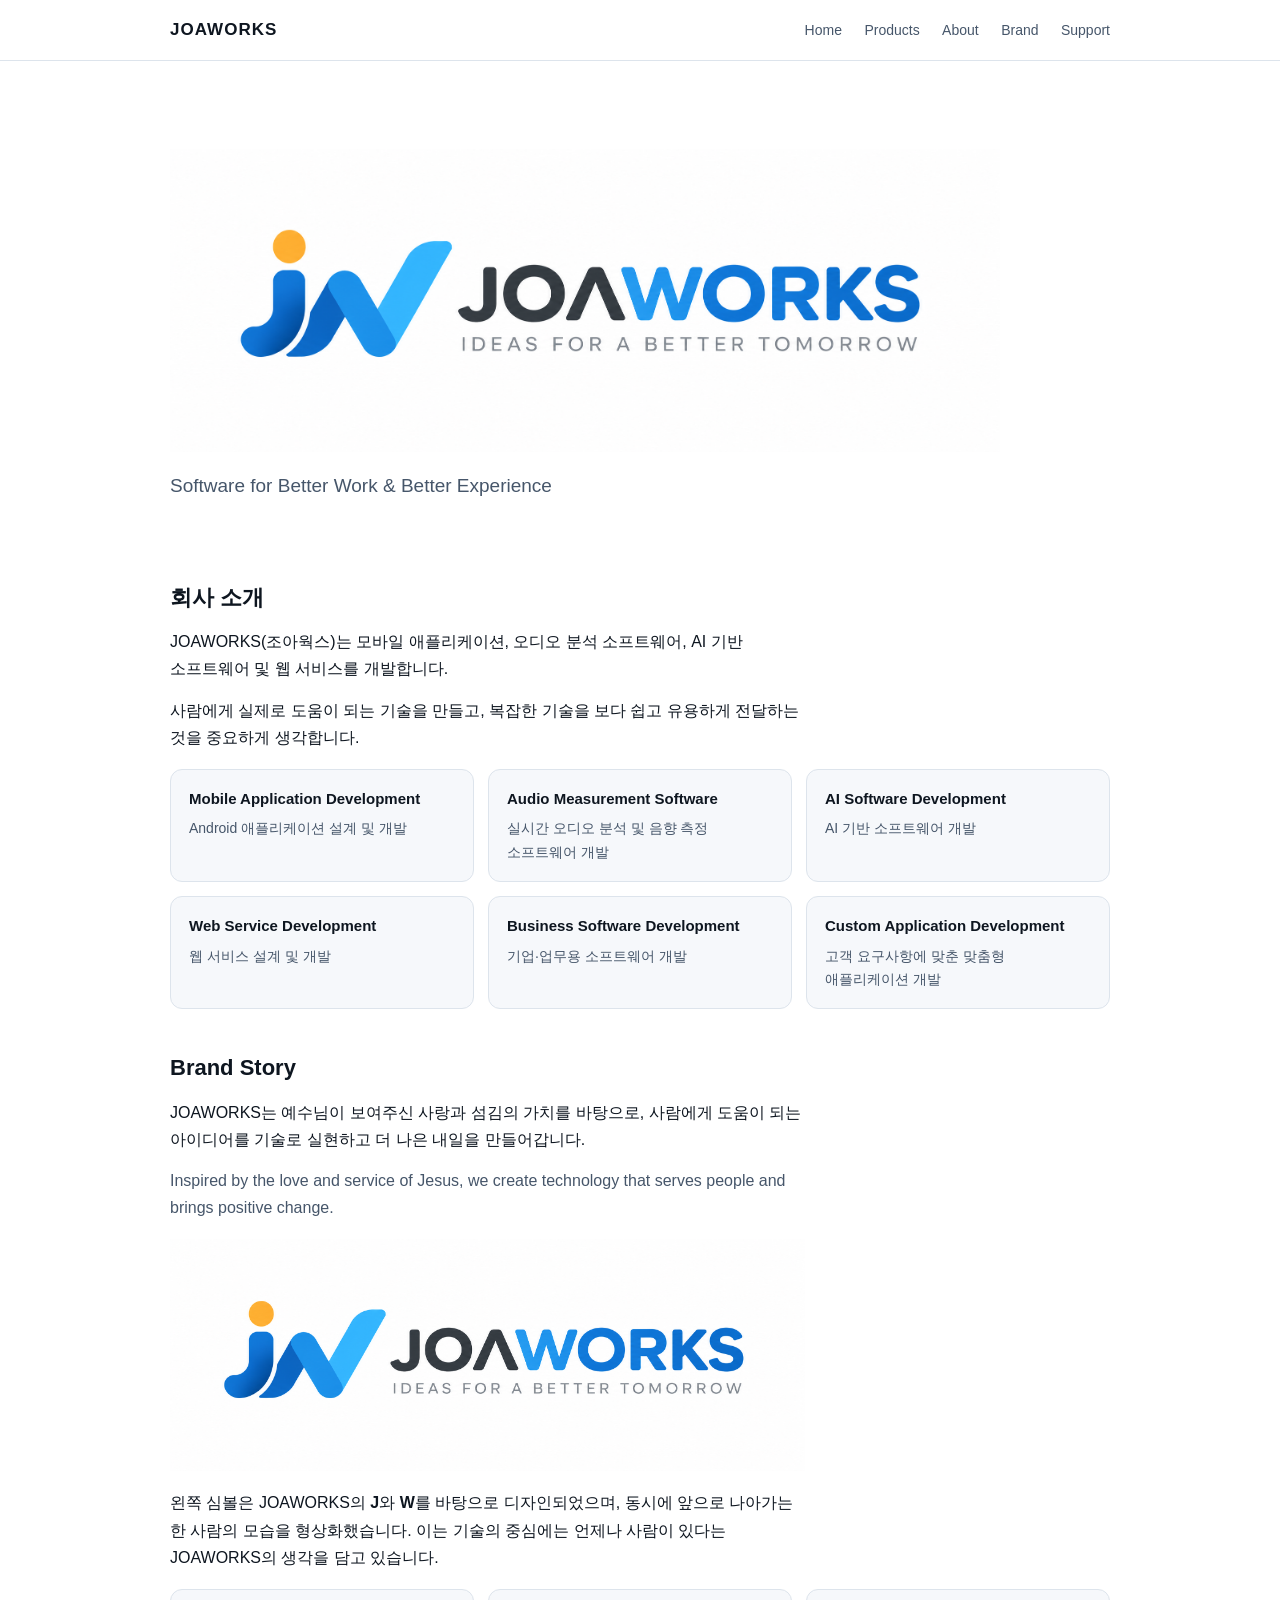
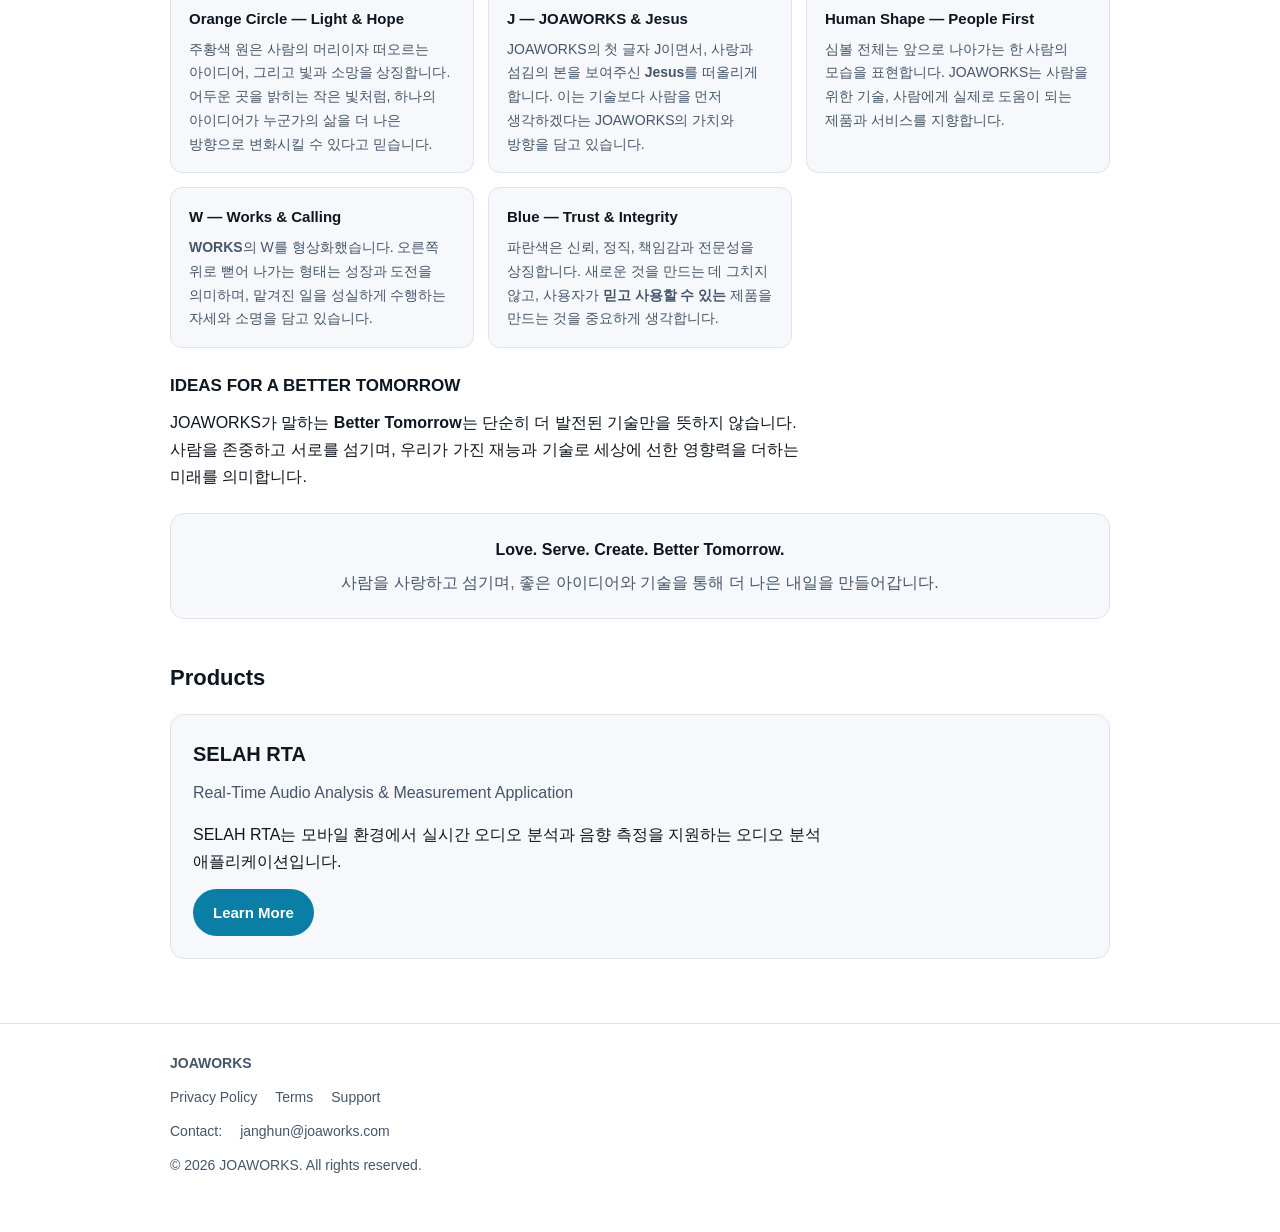
<file: index.html>
<!DOCTYPE html>
<html lang="ko">
<head>
<meta charset="utf-8">
<meta name="viewport" content="width=device-width, initial-scale=1">
<title>JOAWORKS | Software &amp; Mobile Application Development</title>
<meta name="description" content="JOAWORKS develops mobile applications, audio measurement software, AI software and web services.">
<link rel="canonical" href="https://joaworks.com/">
<meta property="og:title" content="JOAWORKS | Software &amp; Mobile Application Development">
<meta property="og:description" content="JOAWORKS develops mobile applications, audio measurement software, AI software and web services.">
<meta property="og:type" content="website">
<meta property="og:url" content="https://joaworks.com/">
<link rel="stylesheet" href="assets/css/site.css?v=20260929b">
</head>
<body>

<header class="site">
  <div class="wrap">
    <a class="brand" href="./">JOAWORKS</a>
    <nav class="site">
      <a href="./">Home</a>
      <a href="selah-rta/">Products</a>
      <a href="#about">About</a>
      <a href="#brand">Brand</a>
      <a href="support/">Support</a>
    </nav>
  </div>
</header>

<main>
  <div class="wrap">

    <section class="hero">
      <!--
        글자 대신 로고를 쓴다. 로고 안에 「JOAWORKS」 가 들어 있으므로
        h1 은 그대로 두고 그 안에 그림을 넣는다 — 화면 낭독기와 검색엔진은
        alt 를 읽는다.

        **두 벌인 까닭**: 받은 로고는 흰 바탕에 짙은 「JOA」 다. 이 사이트는
        어두운 쪽이 기본이라 그대로 쓰면 글자가 묻힌다. 밝은 화면을 쓰는
        사람에게는 원래 색 그대로 보여 준다.
      -->
      <h1 class="hero-logo">
        <picture>
          <source
            media="(prefers-color-scheme: light)"
            srcset="assets/img/joaworks-logo-2073x758.png"
            width="2073" height="758">
          <img
            src="assets/img/joaworks-logo-dark.png"
            alt="JOAWORKS — Ideas for a Better Tomorrow"
            width="900" height="169">
        </picture>
      </h1>
      <p class="lead">Software for Better Work &amp; Better Experience</p>
    </section>

    <section id="about">
      <h2>회사 소개</h2>
      <p>
        JOAWORKS(조아웍스)는 모바일 애플리케이션, 오디오 분석 소프트웨어,
        AI 기반 소프트웨어 및 웹 서비스를 개발합니다.
      </p>
      <p>
        사람에게 실제로 도움이 되는 기술을 만들고, 복잡한 기술을 보다 쉽고
        유용하게 전달하는 것을 중요하게 생각합니다.
      </p>

      <div class="grid">
        <div class="feature">
          <h3>Mobile Application Development</h3>
          <p>Android 애플리케이션 설계 및 개발</p>
        </div>
        <div class="feature">
          <h3>Audio Measurement Software</h3>
          <p>실시간 오디오 분석 및 음향 측정 소프트웨어 개발</p>
        </div>
        <div class="feature">
          <h3>AI Software Development</h3>
          <p>AI 기반 소프트웨어 개발</p>
        </div>
        <div class="feature">
          <h3>Web Service Development</h3>
          <p>웹 서비스 설계 및 개발</p>
        </div>
        <div class="feature">
          <h3>Business Software Development</h3>
          <p>기업·업무용 소프트웨어 개발</p>
        </div>
        <div class="feature">
          <h3>Custom Application Development</h3>
          <p>고객 요구사항에 맞춘 맞춤형 애플리케이션 개발</p>
        </div>
      </div>
    </section>

    <!--
      브랜드 스토리 — 로고가 무엇을 담고 있는지 적는다.

      **회사 소개 뒤, 제품 앞에 둔다.** 「무엇을 만드는 회사인가」 다음에
      「왜 그렇게 만드는가」가 오고, 그다음에 만든 것이 온다.

      **로고를 여기서 한 번 더 보여 준다.** 아래 글이 로고의 부분을 하나씩
      짚으므로, 머리말에 있는 것을 기억해 읽으라고 하면 안 된다.

      표현 원칙(브랜드 문서): 로고를 예수님 자체를 형상화한 것으로 설명하지
      않는다. **예수님의 사랑과 섬김의 가치에서 영감을 받은 상징**으로 적는다.
    -->
    <section id="brand">
      <h2>Brand Story</h2>

      <p class="lead">
        JOAWORKS는 예수님이 보여주신 사랑과 섬김의 가치를 바탕으로,
        사람에게 도움이 되는 아이디어를 기술로 실현하고 더 나은 내일을
        만들어갑니다.
      </p>
      <p class="muted">
        Inspired by the love and service of Jesus, we create technology that
        serves people and brings positive change.
      </p>

      <!--
        **카드에 넣지 않는다.** 고해상도 원본은 배경이 구워져 있어(거의
        흰색), 옅은 회색 카드 위에 올리면 **흰 사각형이 드러난다**(화면에서
        재 보니 카드 바탕과 8 만큼 차이 났다). 페이지 바탕에 그대로 올리면
        차이가 1 로 줄어 눈에 띄지 않는다.
      -->
      <p class="brand-mark">
        <picture>
          <source
            media="(prefers-color-scheme: light)"
            srcset="assets/img/joaworks-logo-2073x758.png"
            width="2073" height="758">
          <img
            src="assets/img/joaworks-logo-dark.png"
            alt="JOAWORKS 로고 — 주황색 원과 J 모양의 사람, 오른쪽 위로 뻗은 W"
            width="900" height="169">
        </picture>
      </p>

      <p>
        왼쪽 심볼은 JOAWORKS의 <strong>J</strong>와 <strong>W</strong>를
        바탕으로 디자인되었으며, 동시에 앞으로 나아가는 한 사람의 모습을
        형상화했습니다. 이는 기술의 중심에는 언제나 사람이 있다는 JOAWORKS의
        생각을 담고 있습니다.
      </p>

      <div class="grid">
        <div class="feature">
          <h3>Orange Circle — Light &amp; Hope</h3>
          <p>
            주황색 원은 사람의 머리이자 떠오르는 아이디어, 그리고 빛과
            소망을 상징합니다. 어두운 곳을 밝히는 작은 빛처럼, 하나의
            아이디어가 누군가의 삶을 더 나은 방향으로 변화시킬 수 있다고
            믿습니다.
          </p>
        </div>
        <div class="feature">
          <h3>J — JOAWORKS &amp; Jesus</h3>
          <p>
            JOAWORKS의 첫 글자 J이면서, 사랑과 섬김의 본을 보여주신
            <strong>Jesus</strong>를 떠올리게 합니다. 이는 기술보다 사람을
            먼저 생각하겠다는 JOAWORKS의 가치와 방향을 담고 있습니다.
          </p>
        </div>
        <div class="feature">
          <h3>Human Shape — People First</h3>
          <p>
            심볼 전체는 앞으로 나아가는 한 사람의 모습을 표현합니다.
            JOAWORKS는 사람을 위한 기술, 사람에게 실제로 도움이 되는 제품과
            서비스를 지향합니다.
          </p>
        </div>
        <div class="feature">
          <h3>W — Works &amp; Calling</h3>
          <p>
            <strong>WORKS</strong>의 W를 형상화했습니다. 오른쪽 위로 뻗어
            나가는 형태는 성장과 도전을 의미하며, 맡겨진 일을 성실하게
            수행하는 자세와 소명을 담고 있습니다.
          </p>
        </div>
        <div class="feature">
          <h3>Blue — Trust &amp; Integrity</h3>
          <p>
            파란색은 신뢰, 정직, 책임감과 전문성을 상징합니다. 새로운 것을
            만드는 데 그치지 않고, 사용자가 <strong>믿고 사용할 수 있는</strong>
            제품을 만드는 것을 중요하게 생각합니다.
          </p>
        </div>
      </div>

      <h3>IDEAS FOR A BETTER TOMORROW</h3>
      <p>
        JOAWORKS가 말하는 <strong>Better Tomorrow</strong>는 단순히 더 발전된
        기술만을 뜻하지 않습니다. 사람을 존중하고 서로를 섬기며, 우리가 가진
        재능과 기술로 세상에 선한 영향력을 더하는 미래를 의미합니다.
      </p>

      <!--
        마무리 문구는 **따로 세운다.** 본문에 이어 붙이면 그냥 한 문단이
        되어, 이 장을 닫는 말이라는 것이 읽히지 않는다.
      -->
      <div class="card closing">
        <p class="lead">
          <strong>Love. Serve. Create. Better Tomorrow.</strong>
        </p>
        <p class="muted">
          사람을 사랑하고 섬기며, 좋은 아이디어와 기술을 통해
          더 나은 내일을 만들어갑니다.
        </p>
      </div>
    </section>

    <section id="products">
      <h2>Products</h2>
      <div class="card">
        <h3 class="card-title">SELAH RTA</h3>
        <p class="muted">Real-Time Audio Analysis &amp; Measurement Application</p>
        <p>
          SELAH RTA는 모바일 환경에서 실시간 오디오 분석과 음향 측정을
          지원하는 오디오 분석 애플리케이션입니다.
        </p>
        <p>
          <a class="btn" href="selah-rta/">Learn More</a>
        </p>
      </div>
    </section>

  </div>
</main>

<footer class="site">
  <div class="wrap">
    <div class="row"><strong>JOAWORKS</strong></div>
    <div class="row">
      <a href="privacy/">Privacy Policy</a>
      <a href="terms/">Terms</a>
      <a href="support/">Support</a>
    </div>
    <div class="row">Contact: <a href="mailto:janghun@joaworks.com">janghun@joaworks.com</a></div>
    <div class="row small">&copy; 2026 JOAWORKS. All rights reserved.</div>
  </div>
</footer>

</body>
</html>
</file>
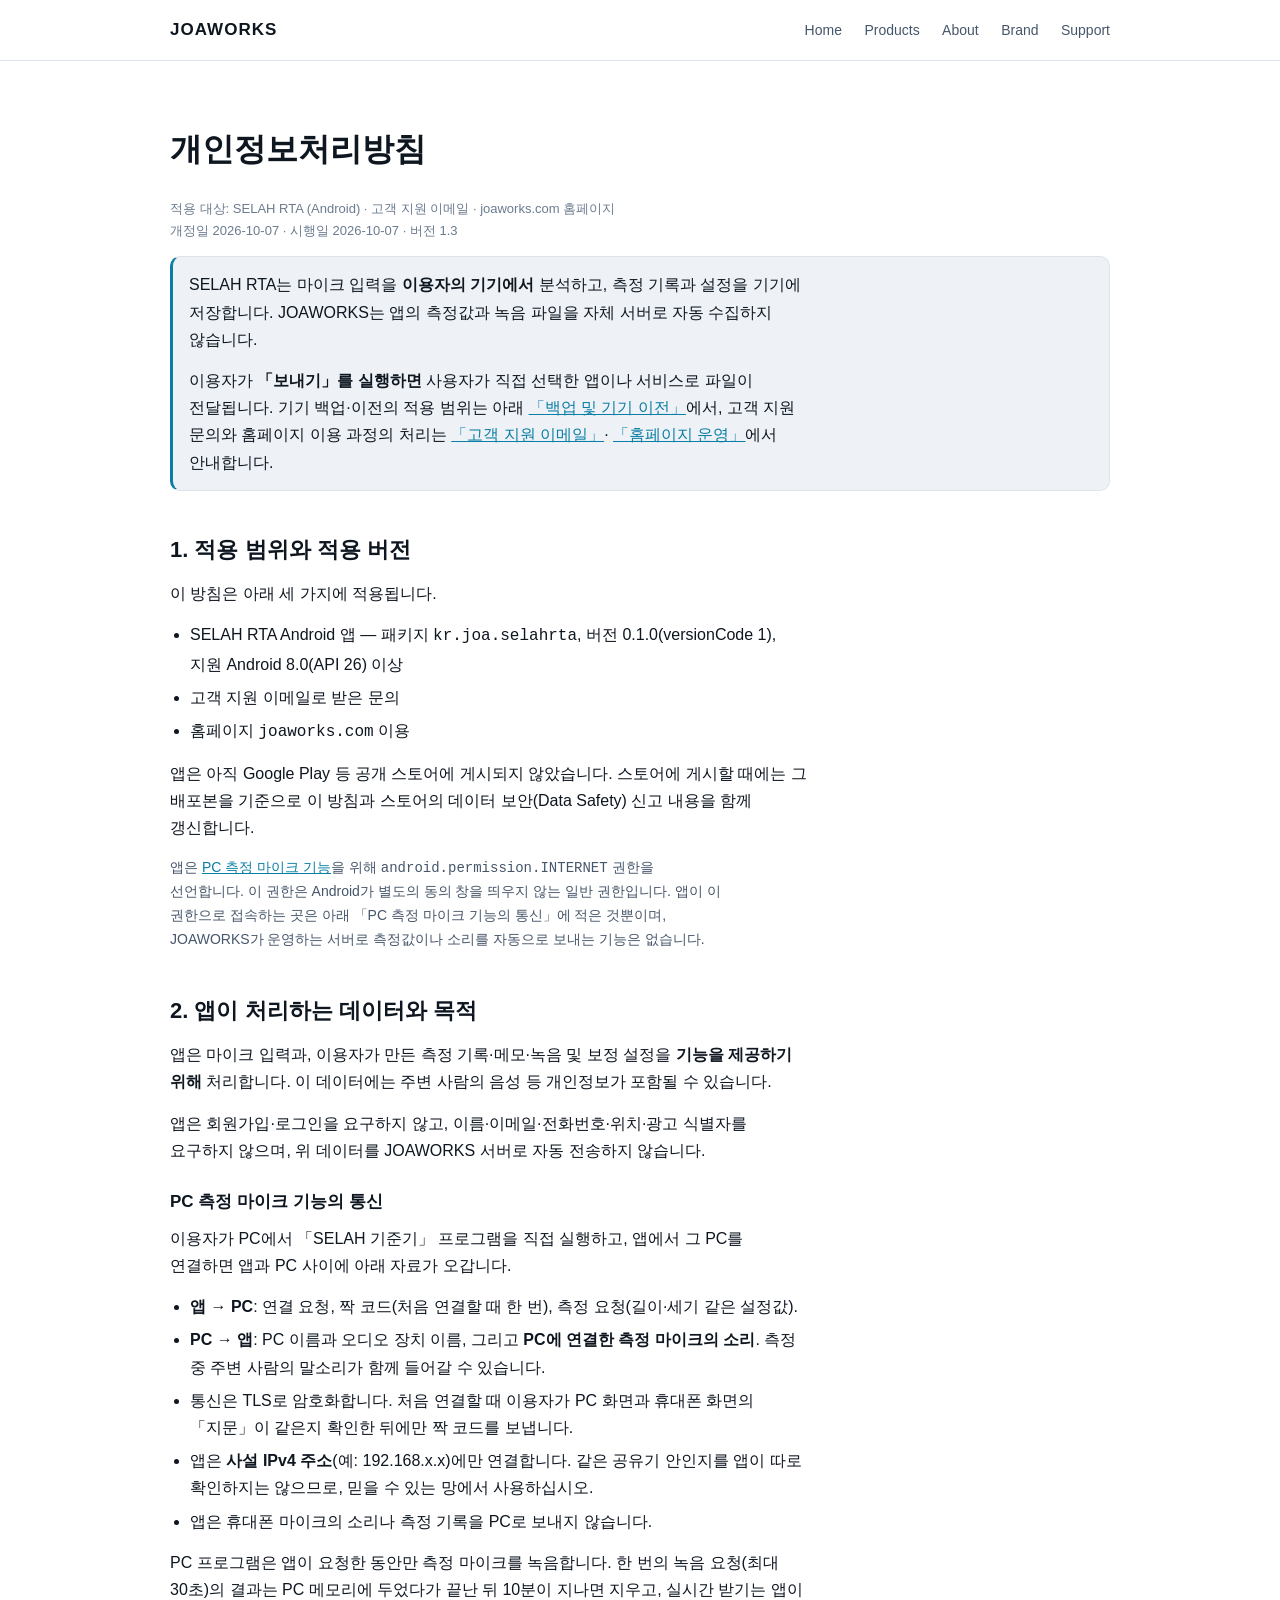
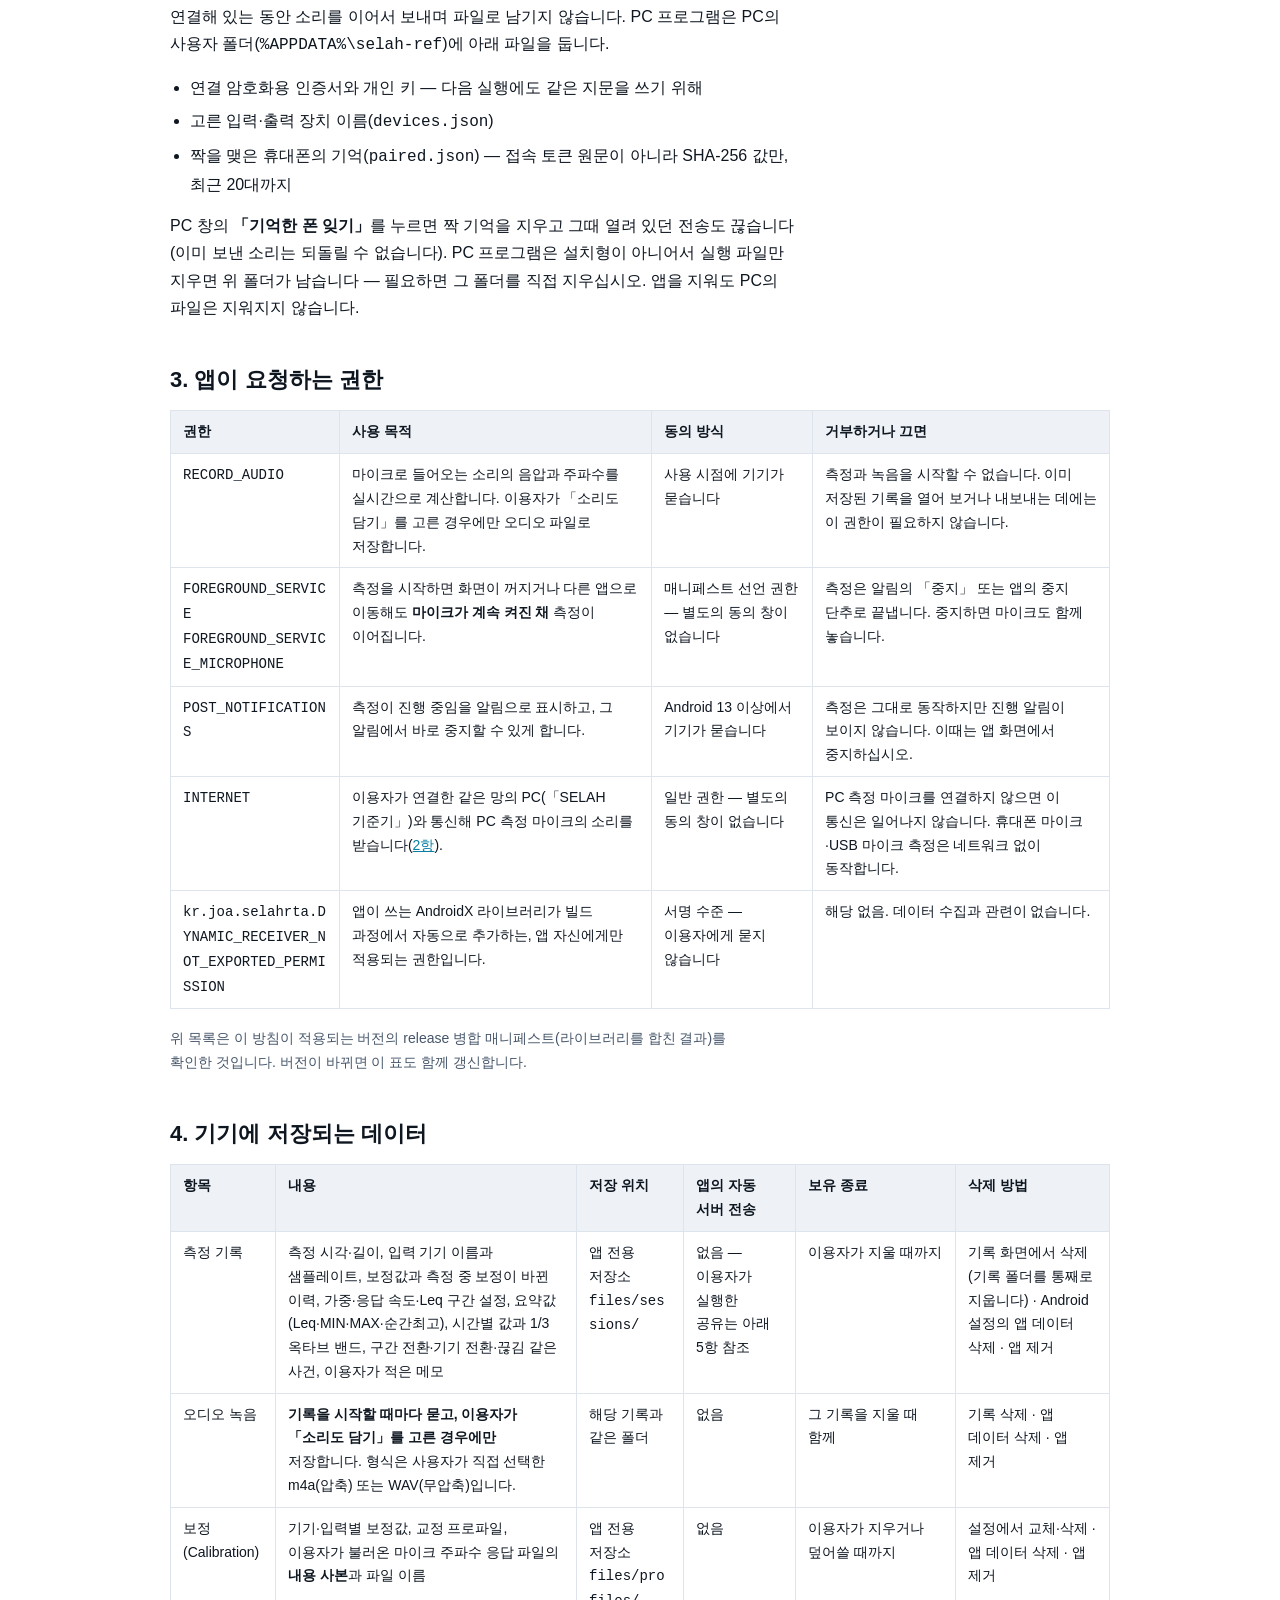
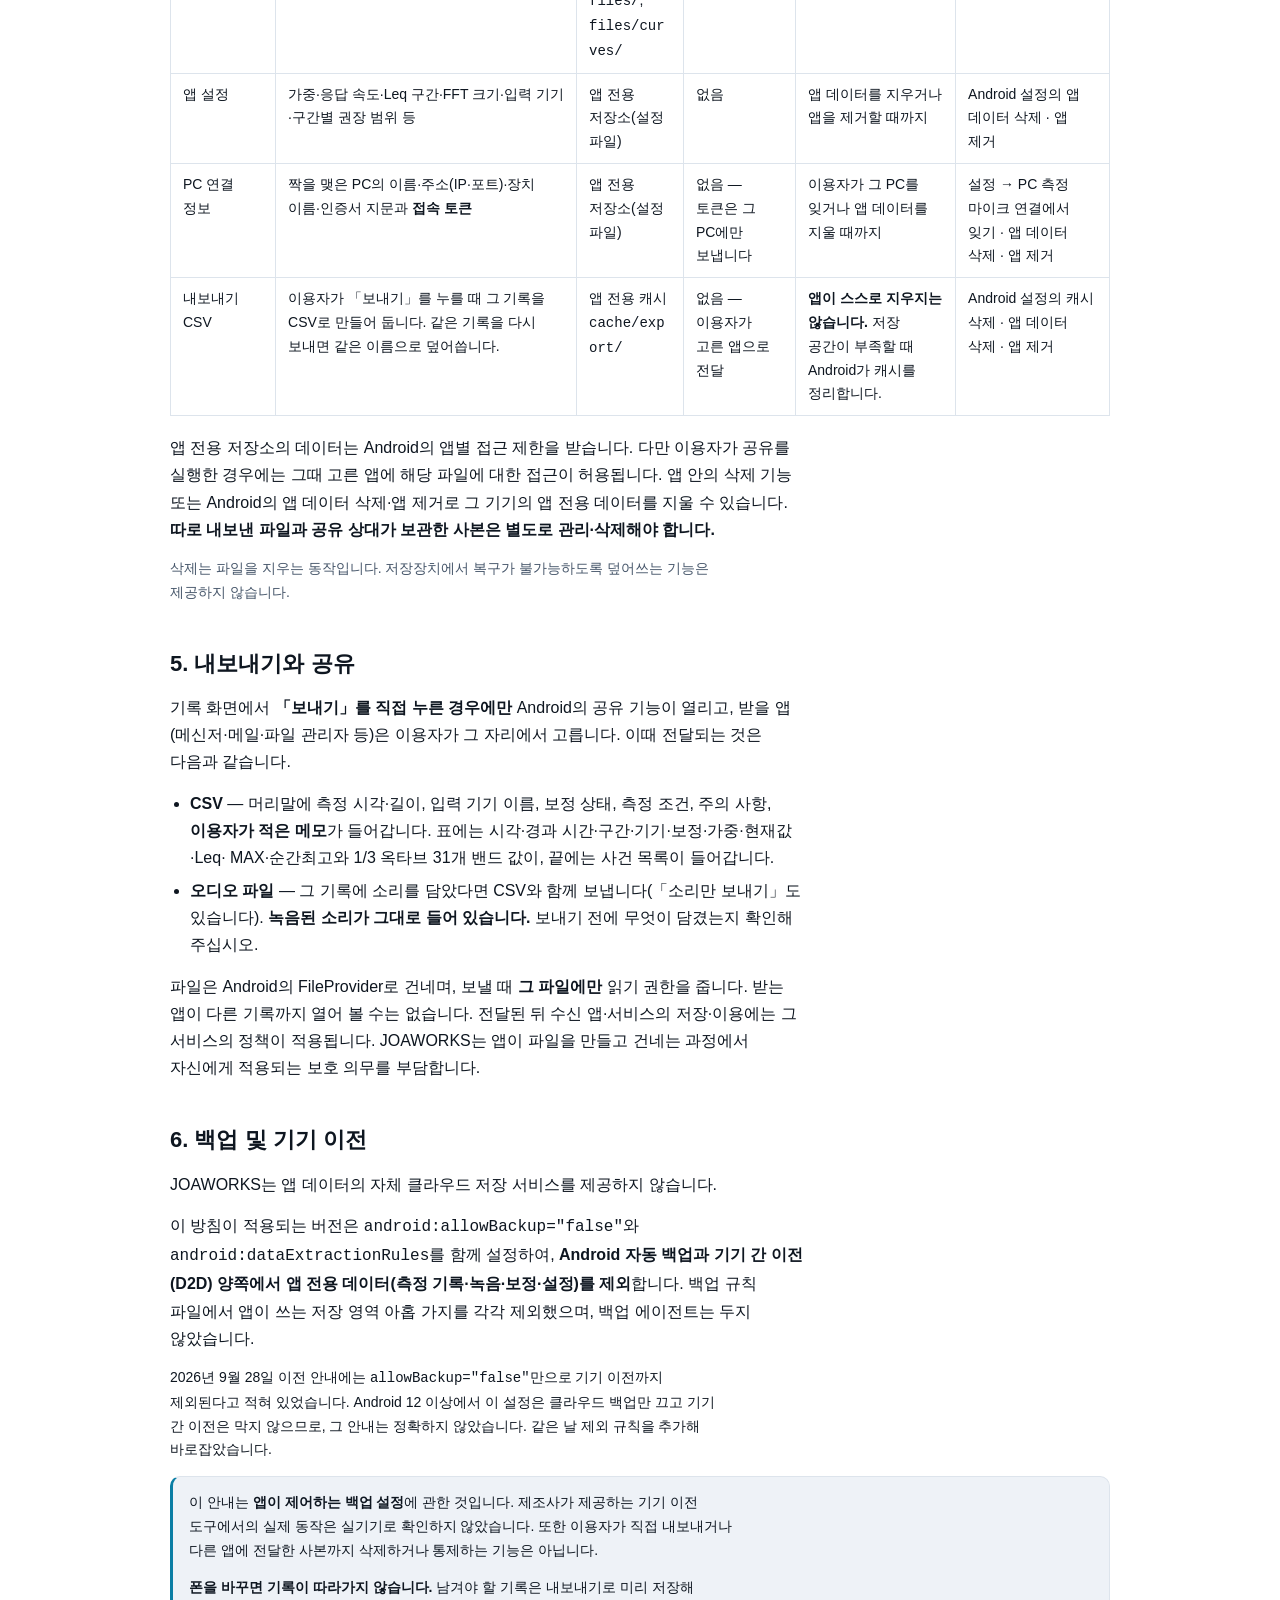
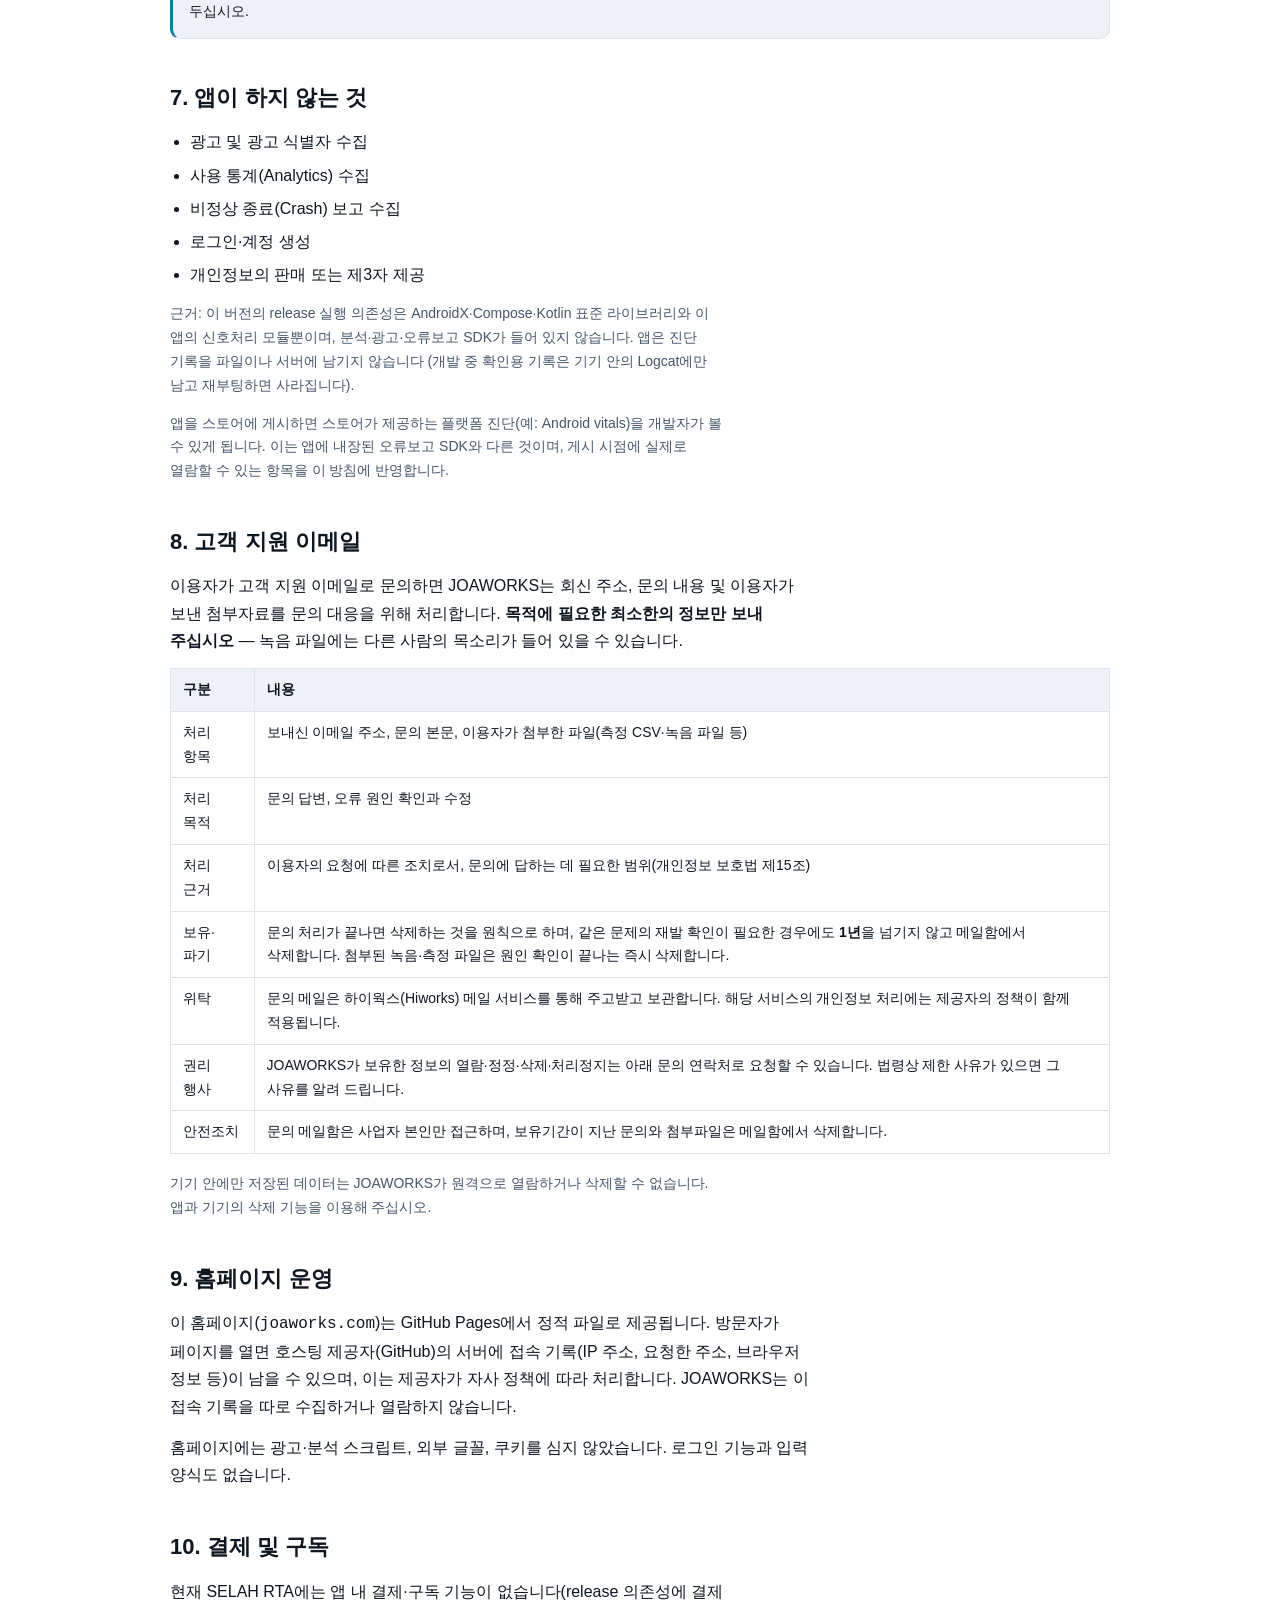
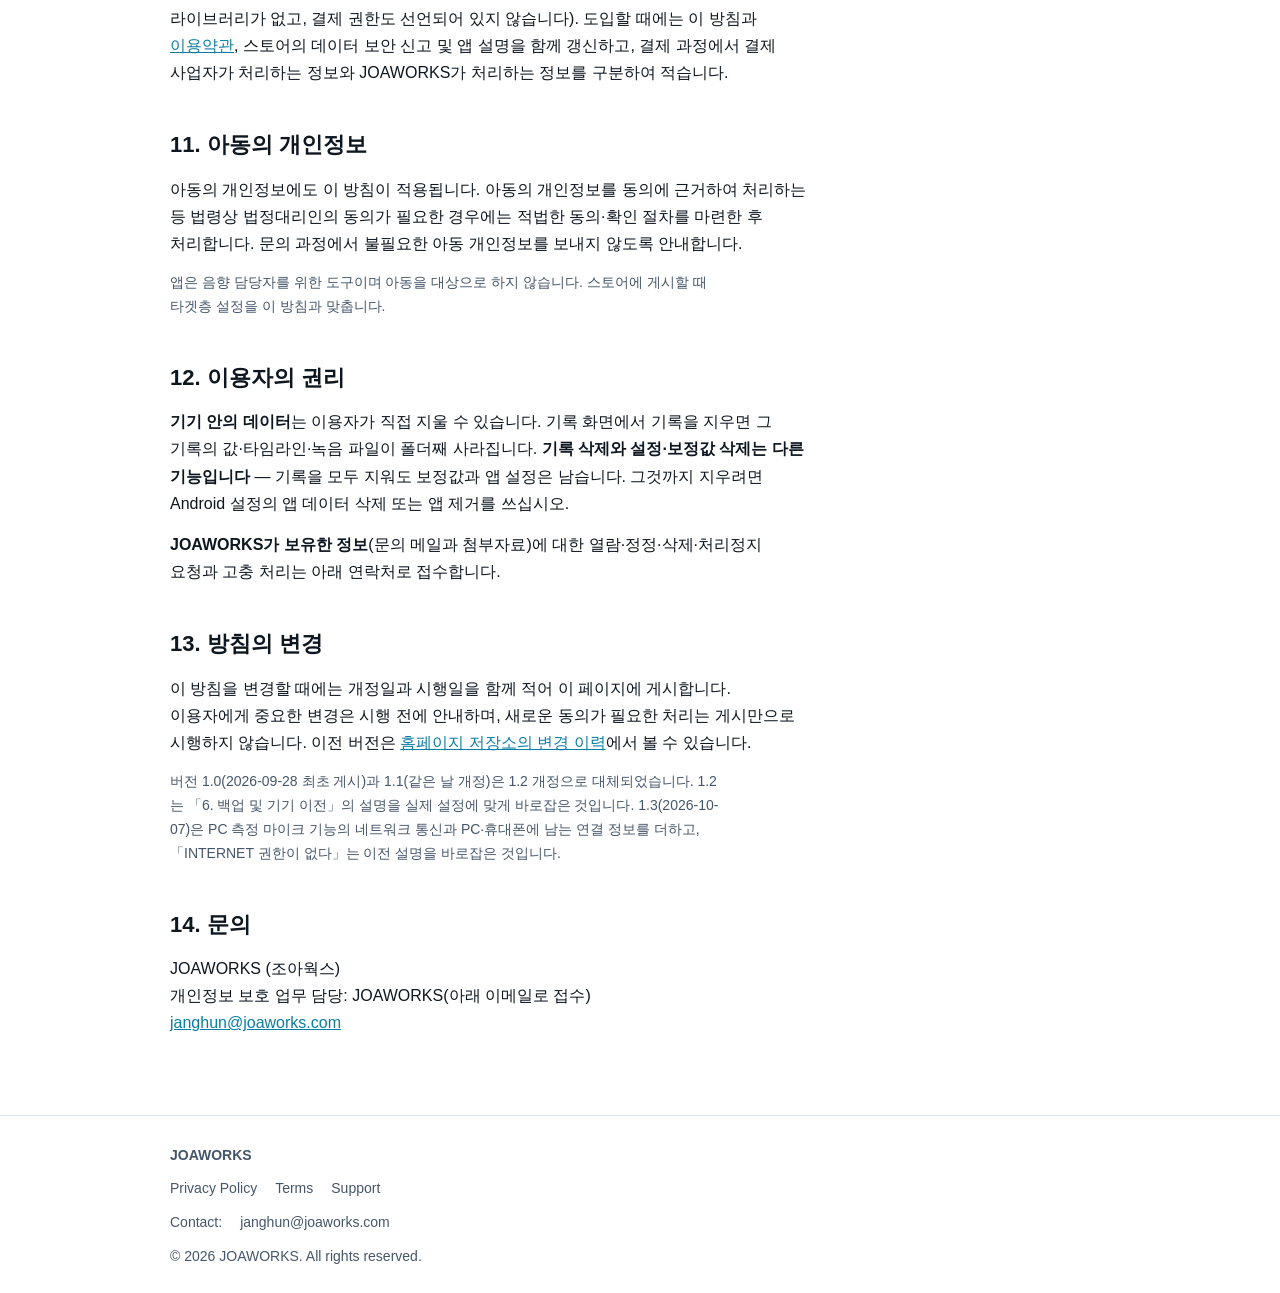
<file: privacy/index.html>
<!DOCTYPE html>
<html lang="ko">
<head>
<meta charset="utf-8">
<meta name="viewport" content="width=device-width, initial-scale=1">
<title>개인정보처리방침 | JOAWORKS</title>
<meta name="description" content="JOAWORKS 개인정보처리방침. SELAH RTA는 측정과 녹음을 기기에서 처리하며 JOAWORKS 서버로 자동 전송하지 않습니다. 고객 지원 이메일과 홈페이지 운영의 처리도 함께 안내합니다.">
<link rel="canonical" href="https://joaworks.com/privacy/">
<link rel="stylesheet" href="../assets/css/site.css?v=20260929b">
</head>
<body>

<header class="site">
  <div class="wrap">
    <a class="brand" href="../">JOAWORKS</a>
    <nav class="site">
      <a href="../">Home</a>
      <a href="../selah-rta/">Products</a>
      <a href="../#about">About</a>
      <a href="../#brand">Brand</a>
      <a href="../support/">Support</a>
    </nav>
  </div>
</header>

<main>
  <div class="wrap">

    <h1>개인정보처리방침</h1>
    <p class="updated">
      적용 대상: SELAH RTA (Android) · 고객 지원 이메일 · joaworks.com 홈페이지<br>
      개정일 2026-10-07 · 시행일 2026-10-07 · 버전 1.3
    </p>

    <div class="note">
      <p>
        SELAH RTA는 마이크 입력을 <strong>이용자의 기기에서</strong> 분석하고,
        측정 기록과 설정을 기기에 저장합니다. JOAWORKS는 앱의 측정값과 녹음
        파일을 자체 서버로 자동 수집하지 않습니다.
      </p>
      <p>
        이용자가 <strong>「보내기」를 실행하면</strong> 사용자가 직접 선택한 앱이나
        서비스로 파일이 전달됩니다. 기기 백업·이전의 적용 범위는 아래
        <a href="#backup">「백업 및 기기 이전」</a>에서, 고객 지원 문의와 홈페이지
        이용 과정의 처리는 <a href="#support">「고객 지원 이메일」</a>·
        <a href="#website">「홈페이지 운영」</a>에서 안내합니다.
      </p>
    </div>

    <h2 id="scope">1. 적용 범위와 적용 버전</h2>
    <p>이 방침은 아래 세 가지에 적용됩니다.</p>
    <ul>
      <li>SELAH RTA Android 앱 — 패키지 <code>kr.joa.selahrta</code>, 버전
        0.1.0(versionCode 1), 지원 Android 8.0(API 26) 이상</li>
      <li>고객 지원 이메일로 받은 문의</li>
      <li>홈페이지 <code>joaworks.com</code> 이용</li>
    </ul>
    <p>
      앱은 아직 Google Play 등 공개 스토어에 게시되지 않았습니다. 스토어에
      게시할 때에는 그 배포본을 기준으로 이 방침과 스토어의 데이터 보안(Data
      Safety) 신고 내용을 함께 갱신합니다.
    </p>
    <p class="small muted">
      앱은 <a href="#pc-mic">PC 측정 마이크 기능</a>을 위해
      <code>android.permission.INTERNET</code> 권한을 선언합니다. 이 권한은
      Android가 별도의 동의 창을 띄우지 않는 일반 권한입니다. 앱이 이 권한으로
      접속하는 곳은 아래 「PC 측정 마이크 기능의 통신」에 적은 것뿐이며,
      JOAWORKS가 운영하는 서버로 측정값이나 소리를 자동으로 보내는 기능은 없습니다.
    </p>

    <h2 id="data">2. 앱이 처리하는 데이터와 목적</h2>
    <p>
      앱은 마이크 입력과, 이용자가 만든 측정 기록·메모·녹음 및 보정 설정을
      <strong>기능을 제공하기 위해</strong> 처리합니다. 이 데이터에는 주변
      사람의 음성 등 개인정보가 포함될 수 있습니다.
    </p>
    <p>
      앱은 회원가입·로그인을 요구하지 않고, 이름·이메일·전화번호·위치·광고
      식별자를 요구하지 않으며, 위 데이터를 JOAWORKS 서버로 자동 전송하지
      않습니다.
    </p>

    <h3 id="pc-mic">PC 측정 마이크 기능의 통신</h3>
    <p>
      이용자가 PC에서 「SELAH 기준기」 프로그램을 직접 실행하고, 앱에서 그 PC를
      연결하면 앱과 PC 사이에 아래 자료가 오갑니다.
    </p>
    <ul>
      <li><strong>앱 → PC</strong>: 연결 요청, 짝 코드(처음 연결할 때 한 번), 측정 요청(길이·세기 같은 설정값).</li>
      <li><strong>PC → 앱</strong>: PC 이름과 오디오 장치 이름, 그리고 <strong>PC에 연결한 측정
        마이크의 소리</strong>. 측정 중 주변 사람의 말소리가 함께 들어갈 수 있습니다.</li>
      <li>통신은 TLS로 암호화합니다. 처음 연결할 때 이용자가 PC 화면과 휴대폰
        화면의 「지문」이 같은지 확인한 뒤에만 짝 코드를 보냅니다.</li>
      <li>앱은 <strong>사설 IPv4 주소</strong>(예: 192.168.x.x)에만 연결합니다. 같은 공유기 안인지를
        앱이 따로 확인하지는 않으므로, 믿을 수 있는 망에서 사용하십시오.</li>
      <li>앱은 휴대폰 마이크의 소리나 측정 기록을 PC로 보내지 않습니다.</li>
    </ul>
    <p>
      PC 프로그램은 앱이 요청한 동안만 측정 마이크를 녹음합니다. 한 번의 녹음
      요청(최대 30초)의 결과는 PC 메모리에 두었다가 끝난 뒤 10분이 지나면 지우고,
      실시간 받기는 앱이 연결해 있는 동안 소리를 이어서 보내며 파일로 남기지
      않습니다. PC 프로그램은 PC의 사용자 폴더(<code>%APPDATA%\selah-ref</code>)에
      아래 파일을 둡니다.
    </p>
    <ul>
      <li>연결 암호화용 인증서와 개인 키 — 다음 실행에도 같은 지문을 쓰기 위해</li>
      <li>고른 입력·출력 장치 이름(<code>devices.json</code>)</li>
      <li>짝을 맺은 휴대폰의 기억(<code>paired.json</code>) — 접속 토큰 원문이 아니라
        SHA-256 값만, 최근 20대까지</li>
    </ul>
    <p>
      PC 창의 <strong>「기억한 폰 잊기」</strong>를 누르면 짝 기억을 지우고 그때 열려 있던 전송도
      끊습니다(이미 보낸 소리는 되돌릴 수 없습니다). PC 프로그램은 설치형이 아니어서
      실행 파일만 지우면 위 폴더가 남습니다 — 필요하면 그 폴더를 직접 지우십시오.
      앱을 지워도 PC의 파일은 지워지지 않습니다.
    </p>

    <h2 id="permissions">3. 앱이 요청하는 권한</h2>

    <div class="table-scroll">
      <table>
        <thead>
          <tr><th>권한</th><th>사용 목적</th><th>동의 방식</th><th>거부하거나 끄면</th></tr>
        </thead>
        <tbody>
          <tr>
            <td data-label="권한"><code>RECORD_AUDIO</code></td>
            <td data-label="사용 목적">마이크로 들어오는 소리의 음압과 주파수를 실시간으로 계산합니다. 이용자가 「소리도 담기」를 고른 경우에만 오디오 파일로 저장합니다.</td>
            <td data-label="동의 방식">사용 시점에 기기가 묻습니다</td>
            <td data-label="거부하거나 끄면">측정과 녹음을 시작할 수 없습니다. 이미 저장된 기록을 열어 보거나 내보내는 데에는 이 권한이 필요하지 않습니다.</td>
          </tr>
          <tr>
            <td data-label="권한"><code>FOREGROUND_SERVICE</code><br><code>FOREGROUND_SERVICE_MICROPHONE</code></td>
            <td data-label="사용 목적">측정을 시작하면 화면이 꺼지거나 다른 앱으로 이동해도 <strong>마이크가 계속 켜진 채</strong> 측정이 이어집니다.</td>
            <td data-label="동의 방식">매니페스트 선언 권한 — 별도의 동의 창이 없습니다</td>
            <td data-label="거부하거나 끄면">측정은 알림의 「중지」 또는 앱의 중지 단추로 끝냅니다. 중지하면 마이크도 함께 놓습니다.</td>
          </tr>
          <tr>
            <td data-label="권한"><code>POST_NOTIFICATIONS</code></td>
            <td data-label="사용 목적">측정이 진행 중임을 알림으로 표시하고, 그 알림에서 바로 중지할 수 있게 합니다.</td>
            <td data-label="동의 방식">Android 13 이상에서 기기가 묻습니다</td>
            <td data-label="거부하거나 끄면">측정은 그대로 동작하지만 진행 알림이 보이지 않습니다. 이때는 앱 화면에서 중지하십시오.</td>
          </tr>
          <tr>
            <td data-label="권한"><code>INTERNET</code></td>
            <td data-label="사용 목적">이용자가 연결한 같은 망의 PC(「SELAH 기준기」)와 통신해 PC 측정 마이크의 소리를 받습니다(<a href="#pc-mic">2항</a>).</td>
            <td data-label="동의 방식">일반 권한 — 별도의 동의 창이 없습니다</td>
            <td data-label="거부하거나 끄면">PC 측정 마이크를 연결하지 않으면 이 통신은 일어나지 않습니다. 휴대폰 마이크·USB 마이크 측정은 네트워크 없이 동작합니다.</td>
          </tr>
          <tr>
            <td data-label="권한"><code>kr.joa.selahrta.DYNAMIC_RECEIVER_NOT_EXPORTED_PERMISSION</code></td>
            <td data-label="사용 목적">앱이 쓰는 AndroidX 라이브러리가 빌드 과정에서 자동으로 추가하는, 앱 자신에게만 적용되는 권한입니다.</td>
            <td data-label="동의 방식">서명 수준 — 이용자에게 묻지 않습니다</td>
            <td data-label="거부하거나 끄면">해당 없음. 데이터 수집과 관련이 없습니다.</td>
          </tr>
        </tbody>
      </table>
    </div>

    <p class="small muted">
      위 목록은 이 방침이 적용되는 버전의 release 병합 매니페스트(라이브러리를
      합친 결과)를 확인한 것입니다. 버전이 바뀌면 이 표도 함께 갱신합니다.
    </p>

    <h2 id="stored">4. 기기에 저장되는 데이터</h2>

    <div class="table-scroll">
      <table>
        <thead>
          <tr>
            <th>항목</th><th>내용</th><th>저장 위치</th>
            <th>앱의 자동 서버 전송</th><th>보유 종료</th><th>삭제 방법</th>
          </tr>
        </thead>
        <tbody>
          <tr>
            <td data-label="항목">측정 기록</td>
            <td data-label="내용">측정 시각·길이, 입력 기기 이름과 샘플레이트, 보정값과 측정 중 보정이 바뀐 이력, 가중·응답 속도·Leq 구간 설정, 요약값(Leq·MIN·MAX·순간최고), 시간별 값과 1/3 옥타브 밴드, 구간 전환·기기 전환·끊김 같은 사건, 이용자가 적은 메모</td>
            <td data-label="저장 위치">앱 전용 저장소 <code>files/sessions/</code></td>
            <td data-label="앱의 자동 서버 전송">없음 — 이용자가 실행한 공유는 아래 5항 참조</td>
            <td data-label="보유 종료">이용자가 지울 때까지</td>
            <td data-label="삭제 방법">기록 화면에서 삭제(기록 폴더를 통째로 지웁니다) · Android 설정의 앱 데이터 삭제 · 앱 제거</td>
          </tr>
          <tr>
            <td data-label="항목">오디오 녹음</td>
            <td data-label="내용"><strong>기록을 시작할 때마다 묻고, 이용자가 「소리도 담기」를 고른 경우에만</strong> 저장합니다. 형식은 사용자가 직접 선택한 m4a(압축) 또는 WAV(무압축)입니다.</td>
            <td data-label="저장 위치">해당 기록과 같은 폴더</td>
            <td data-label="앱의 자동 서버 전송">없음</td>
            <td data-label="보유 종료">그 기록을 지울 때 함께</td>
            <td data-label="삭제 방법">기록 삭제 · 앱 데이터 삭제 · 앱 제거</td>
          </tr>
          <tr>
            <td data-label="항목">보정(Calibration)</td>
            <td data-label="내용">기기·입력별 보정값, 교정 프로파일, 이용자가 불러온 마이크 주파수 응답 파일의 <strong>내용 사본</strong>과 파일 이름</td>
            <td data-label="저장 위치">앱 전용 저장소 <code>files/profiles/</code>, <code>files/curves/</code></td>
            <td data-label="앱의 자동 서버 전송">없음</td>
            <td data-label="보유 종료">이용자가 지우거나 덮어쓸 때까지</td>
            <td data-label="삭제 방법">설정에서 교체·삭제 · 앱 데이터 삭제 · 앱 제거</td>
          </tr>
          <tr>
            <td data-label="항목">앱 설정</td>
            <td data-label="내용">가중·응답 속도·Leq 구간·FFT 크기·입력 기기·구간별 권장 범위 등</td>
            <td data-label="저장 위치">앱 전용 저장소(설정 파일)</td>
            <td data-label="앱의 자동 서버 전송">없음</td>
            <td data-label="보유 종료">앱 데이터를 지우거나 앱을 제거할 때까지</td>
            <td data-label="삭제 방법">Android 설정의 앱 데이터 삭제 · 앱 제거</td>
          </tr>
          <tr>
            <td data-label="항목">PC 연결 정보</td>
            <td data-label="내용">짝을 맺은 PC의 이름·주소(IP·포트)·장치 이름·인증서 지문과 <strong>접속 토큰</strong></td>
            <td data-label="저장 위치">앱 전용 저장소(설정 파일)</td>
            <td data-label="앱의 자동 서버 전송">없음 — 토큰은 그 PC에만 보냅니다</td>
            <td data-label="보유 종료">이용자가 그 PC를 잊거나 앱 데이터를 지울 때까지</td>
            <td data-label="삭제 방법">설정 → PC 측정 마이크 연결에서 잊기 · 앱 데이터 삭제 · 앱 제거</td>
          </tr>
          <tr>
            <td data-label="항목">내보내기 CSV</td>
            <td data-label="내용">이용자가 「보내기」를 누를 때 그 기록을 CSV로 만들어 둡니다. 같은 기록을 다시 보내면 같은 이름으로 덮어씁니다.</td>
            <td data-label="저장 위치">앱 전용 캐시 <code>cache/export/</code></td>
            <td data-label="앱의 자동 서버 전송">없음 — 이용자가 고른 앱으로 전달</td>
            <td data-label="보유 종료"><strong>앱이 스스로 지우지는 않습니다.</strong> 저장 공간이 부족할 때 Android가 캐시를 정리합니다.</td>
            <td data-label="삭제 방법">Android 설정의 캐시 삭제 · 앱 데이터 삭제 · 앱 제거</td>
          </tr>
        </tbody>
      </table>
    </div>

    <p>
      앱 전용 저장소의 데이터는 Android의 앱별 접근 제한을 받습니다. 다만
      이용자가 공유를 실행한 경우에는 그때 고른 앱에 해당 파일에 대한 접근이
      허용됩니다. 앱 안의 삭제 기능 또는 Android의 앱 데이터 삭제·앱 제거로
      그 기기의 앱 전용 데이터를 지울 수 있습니다. <strong>따로 내보낸 파일과
      공유 상대가 보관한 사본은 별도로 관리·삭제해야 합니다.</strong>
    </p>
    <p class="small muted">
      삭제는 파일을 지우는 동작입니다. 저장장치에서 복구가 불가능하도록
      덮어쓰는 기능은 제공하지 않습니다.
    </p>

    <h2 id="share">5. 내보내기와 공유</h2>
    <p>
      기록 화면에서 <strong>「보내기」를 직접 누른 경우에만</strong> Android의
      공유 기능이 열리고, 받을 앱(메신저·메일·파일 관리자 등)은 이용자가 그
      자리에서 고릅니다. 이때 전달되는 것은 다음과 같습니다.
    </p>
    <ul>
      <li><strong>CSV</strong> — 머리말에 측정 시각·길이, 입력 기기 이름,
        보정 상태, 측정 조건, 주의 사항, <strong>이용자가 적은 메모</strong>가
        들어갑니다. 표에는 시각·경과 시간·구간·기기·보정·가중·현재값·Leq·
        MAX·순간최고와 1/3 옥타브 31개 밴드 값이, 끝에는 사건 목록이
        들어갑니다.</li>
      <li><strong>오디오 파일</strong> — 그 기록에 소리를 담았다면 CSV와 함께
        보냅니다(「소리만 보내기」도 있습니다). <strong>녹음된 소리가 그대로
        들어 있습니다.</strong> 보내기 전에 무엇이 담겼는지 확인해 주십시오.</li>
    </ul>
    <p>
      파일은 Android의 FileProvider로 건네며, 보낼 때 <strong>그 파일에만</strong>
      읽기 권한을 줍니다. 받는 앱이 다른 기록까지 열어 볼 수는 없습니다.
      전달된 뒤 수신 앱·서비스의 저장·이용에는 그 서비스의 정책이 적용됩니다.
      JOAWORKS는 앱이 파일을 만들고 건네는 과정에서 자신에게 적용되는 보호
      의무를 부담합니다.
    </p>

    <h2 id="backup">6. 백업 및 기기 이전</h2>
    <p>
      JOAWORKS는 앱 데이터의 자체 클라우드 저장 서비스를 제공하지 않습니다.
    </p>
    <p>
      이 방침이 적용되는 버전은 <code>android:allowBackup="false"</code>와
      <code>android:dataExtractionRules</code>를 함께 설정하여,
      <strong>Android 자동 백업과 기기 간 이전(D2D) 양쪽에서 앱 전용
      데이터(측정 기록·녹음·보정·설정)를 제외</strong>합니다. 백업 규칙
      파일에서 앱이 쓰는 저장 영역 아홉 가지를 각각 제외했으며, 백업
      에이전트는 두지 않았습니다.
    </p>
    <p class="small">
      2026년 9월 28일 이전 안내에는 <code>allowBackup="false"</code>만으로
      기기 이전까지 제외된다고 적혀 있었습니다. Android 12 이상에서 이
      설정은 클라우드 백업만 끄고 기기 간 이전은 막지 않으므로, 그 안내는
      정확하지 않았습니다. 같은 날 제외 규칙을 추가해 바로잡았습니다.
    </p>
    <div class="note">
      <p class="small">
        이 안내는 <strong>앱이 제어하는 백업 설정</strong>에 관한 것입니다.
        제조사가 제공하는 기기 이전 도구에서의 실제 동작은 실기기로 확인하지
        않았습니다. 또한 이용자가 직접 내보내거나 다른 앱에 전달한 사본까지
        삭제하거나 통제하는 기능은 아닙니다.
      </p>
      <p class="small">
        <strong>폰을 바꾸면 기록이 따라가지 않습니다.</strong> 남겨야 할 기록은
        내보내기로 미리 저장해 두십시오.
      </p>
    </div>

    <h2 id="not-doing">7. 앱이 하지 않는 것</h2>
    <ul>
      <li>광고 및 광고 식별자 수집</li>
      <li>사용 통계(Analytics) 수집</li>
      <li>비정상 종료(Crash) 보고 수집</li>
      <li>로그인·계정 생성</li>
      <li>개인정보의 판매 또는 제3자 제공</li>
    </ul>
    <p class="small muted">
      근거: 이 버전의 release 실행 의존성은 AndroidX·Compose·Kotlin 표준
      라이브러리와 이 앱의 신호처리 모듈뿐이며, 분석·광고·오류보고 SDK가
      들어 있지 않습니다. 앱은 진단 기록을 파일이나 서버에 남기지 않습니다
      (개발 중 확인용 기록은 기기 안의 Logcat에만 남고 재부팅하면 사라집니다).
    </p>
    <p class="small muted">
      앱을 스토어에 게시하면 스토어가 제공하는 플랫폼 진단(예: Android
      vitals)을 개발자가 볼 수 있게 됩니다. 이는 앱에 내장된 오류보고 SDK와
      다른 것이며, 게시 시점에 실제로 열람할 수 있는 항목을 이 방침에
      반영합니다.
    </p>

    <h2 id="support">8. 고객 지원 이메일</h2>
    <p>
      이용자가 고객 지원 이메일로 문의하면 JOAWORKS는 회신 주소, 문의 내용 및
      이용자가 보낸 첨부자료를 문의 대응을 위해 처리합니다.
      <strong>목적에 필요한 최소한의 정보만 보내 주십시오</strong> — 녹음
      파일에는 다른 사람의 목소리가 들어 있을 수 있습니다.
    </p>

    <div class="table-scroll">
      <table>
        <thead>
          <tr><th>구분</th><th>내용</th></tr>
        </thead>
        <tbody>
          <tr>
            <td data-label="구분">처리 항목</td>
            <td data-label="내용">보내신 이메일 주소, 문의 본문, 이용자가 첨부한 파일(측정 CSV·녹음 파일 등)</td>
          </tr>
          <tr>
            <td data-label="구분">처리 목적</td>
            <td data-label="내용">문의 답변, 오류 원인 확인과 수정</td>
          </tr>
          <tr>
            <td data-label="구분">처리 근거</td>
            <td data-label="내용">이용자의 요청에 따른 조치로서, 문의에 답하는 데 필요한 범위(개인정보 보호법 제15조)</td>
          </tr>
          <tr>
            <td data-label="구분">보유·파기</td>
            <td data-label="내용">문의 처리가 끝나면 삭제하는 것을 원칙으로 하며, 같은 문제의 재발 확인이 필요한 경우에도 <strong>1년</strong>을 넘기지 않고 메일함에서 삭제합니다. 첨부된 녹음·측정 파일은 원인 확인이 끝나는 즉시 삭제합니다.</td>
          </tr>
          <tr>
            <td data-label="구분">위탁</td>
            <td data-label="내용">문의 메일은 하이웍스(Hiworks) 메일 서비스를 통해 주고받고 보관합니다. 해당 서비스의 개인정보 처리에는 제공자의 정책이 함께 적용됩니다.</td>
          </tr>
          <tr>
            <td data-label="구분">권리 행사</td>
            <td data-label="내용">JOAWORKS가 보유한 정보의 열람·정정·삭제·처리정지는 아래 문의 연락처로 요청할 수 있습니다. 법령상 제한 사유가 있으면 그 사유를 알려 드립니다.</td>
          </tr>
          <tr>
            <td data-label="구분">안전조치</td>
            <td data-label="내용">문의 메일함은 사업자 본인만 접근하며, 보유기간이 지난 문의와 첨부파일은 메일함에서 삭제합니다.</td>
          </tr>
        </tbody>
      </table>
    </div>

    <p class="small muted">
      기기 안에만 저장된 데이터는 JOAWORKS가 원격으로 열람하거나 삭제할 수
      없습니다. 앱과 기기의 삭제 기능을 이용해 주십시오.
    </p>

    <h2 id="website">9. 홈페이지 운영</h2>
    <p>
      이 홈페이지(<code>joaworks.com</code>)는 GitHub Pages에서 정적 파일로
      제공됩니다. 방문자가 페이지를 열면 호스팅 제공자(GitHub)의 서버에
      접속 기록(IP 주소, 요청한 주소, 브라우저 정보 등)이 남을 수 있으며,
      이는 제공자가 자사 정책에 따라 처리합니다. JOAWORKS는 이 접속 기록을
      따로 수집하거나 열람하지 않습니다.
    </p>
    <p>
      홈페이지에는 광고·분석 스크립트, 외부 글꼴, 쿠키를 심지 않았습니다.
      로그인 기능과 입력 양식도 없습니다.
    </p>

    <h2 id="billing">10. 결제 및 구독</h2>
    <p>
      현재 SELAH RTA에는 앱 내 결제·구독 기능이 없습니다(release 의존성에
      결제 라이브러리가 없고, 결제 권한도 선언되어 있지 않습니다). 도입할
      때에는 이 방침과 <a href="../terms/">이용약관</a>, 스토어의 데이터 보안
      신고 및 앱 설명을 함께 갱신하고, 결제 과정에서 결제 사업자가 처리하는
      정보와 JOAWORKS가 처리하는 정보를 구분하여 적습니다.
    </p>

    <h2 id="children">11. 아동의 개인정보</h2>
    <p>
      아동의 개인정보에도 이 방침이 적용됩니다. 아동의 개인정보를 동의에
      근거하여 처리하는 등 법령상 법정대리인의 동의가 필요한 경우에는 적법한
      동의·확인 절차를 마련한 후 처리합니다. 문의 과정에서 불필요한 아동
      개인정보를 보내지 않도록 안내합니다.
    </p>
    <p class="small muted">
      앱은 음향 담당자를 위한 도구이며 아동을 대상으로 하지 않습니다. 스토어에
      게시할 때 타겟층 설정을 이 방침과 맞춥니다.
    </p>

    <h2 id="rights">12. 이용자의 권리</h2>
    <p>
      <strong>기기 안의 데이터</strong>는 이용자가 직접 지울 수 있습니다.
      기록 화면에서 기록을 지우면 그 기록의 값·타임라인·녹음 파일이 폴더째
      사라집니다. <strong>기록 삭제와 설정·보정값 삭제는 다른 기능입니다</strong>
      — 기록을 모두 지워도 보정값과 앱 설정은 남습니다. 그것까지 지우려면
      Android 설정의 앱 데이터 삭제 또는 앱 제거를 쓰십시오.
    </p>
    <p>
      <strong>JOAWORKS가 보유한 정보</strong>(문의 메일과 첨부자료)에 대한
      열람·정정·삭제·처리정지 요청과 고충 처리는 아래 연락처로 접수합니다.
    </p>

    <h2 id="changes">13. 방침의 변경</h2>
    <p>
      이 방침을 변경할 때에는 개정일과 시행일을 함께 적어 이 페이지에
      게시합니다. 이용자에게 중요한 변경은 시행 전에 안내하며, 새로운 동의가
      필요한 처리는 게시만으로 시행하지 않습니다. 이전 버전은
      <a href="https://github.com/janghorse-boop/joaworks-website/commits/main/privacy/index.html">홈페이지 저장소의 변경 이력</a>에서
      볼 수 있습니다.
    </p>
    <p class="small muted">
      버전 1.0(2026-09-28 최초 게시)과 1.1(같은 날 개정)은 1.2 개정으로
      대체되었습니다. 1.2 는 「6. 백업 및 기기 이전」의 설명을 실제 설정에
      맞게 바로잡은 것입니다. 1.3(2026-10-07)은 PC 측정 마이크 기능의
      네트워크 통신과 PC·휴대폰에 남는 연결 정보를 더하고, 「INTERNET 권한이
      없다」는 이전 설명을 바로잡은 것입니다.
    </p>

    <h2 id="contact">14. 문의</h2>
    <p>
      JOAWORKS (조아웍스)<br>
      개인정보 보호 업무 담당: JOAWORKS(아래 이메일로 접수)<br>
      <a href="mailto:janghun@joaworks.com">janghun@joaworks.com</a>
    </p>

  </div>
</main>

<footer class="site">
  <div class="wrap">
    <div class="row"><strong>JOAWORKS</strong></div>
    <div class="row">
      <a href="../privacy/">Privacy Policy</a>
      <a href="../terms/">Terms</a>
      <a href="../support/">Support</a>
    </div>
    <div class="row">Contact: <a href="mailto:janghun@joaworks.com">janghun@joaworks.com</a></div>
    <div class="row small">&copy; 2026 JOAWORKS. All rights reserved.</div>
  </div>
</footer>

</body>
</html>
</file>
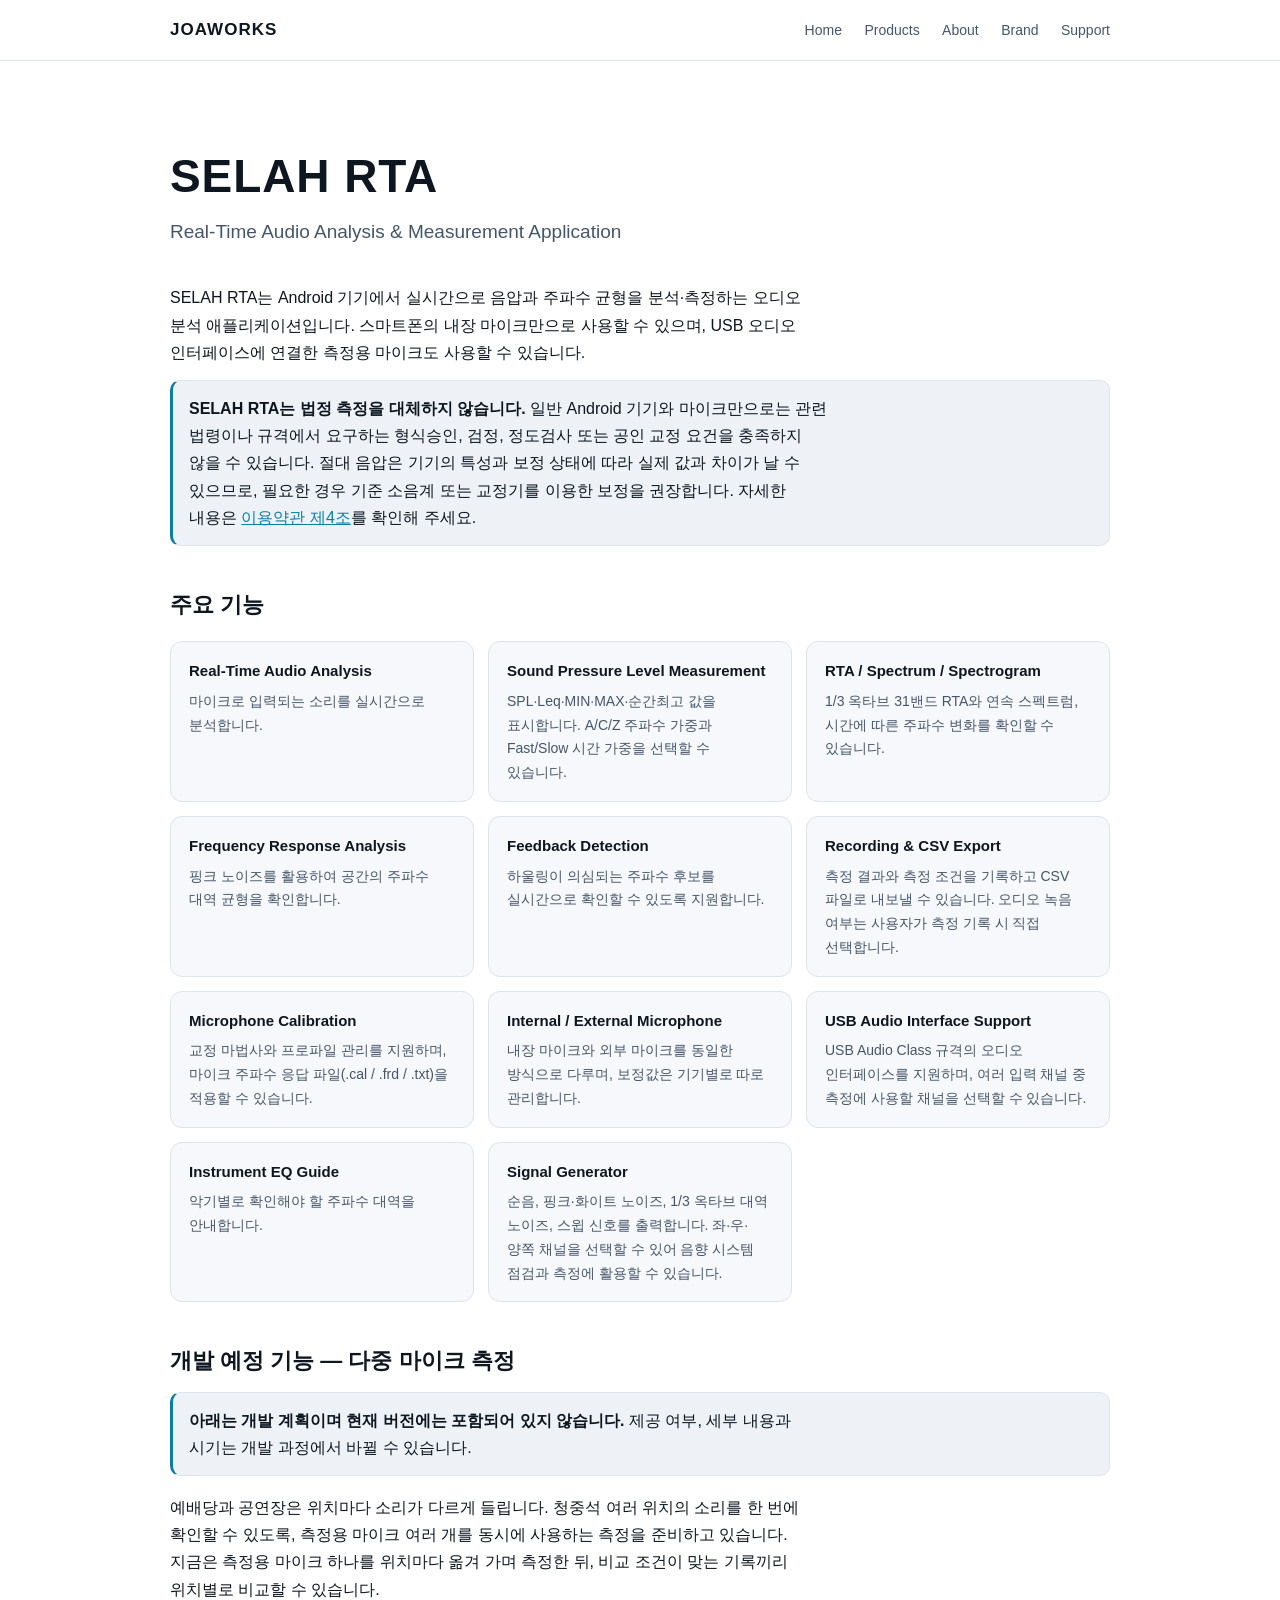
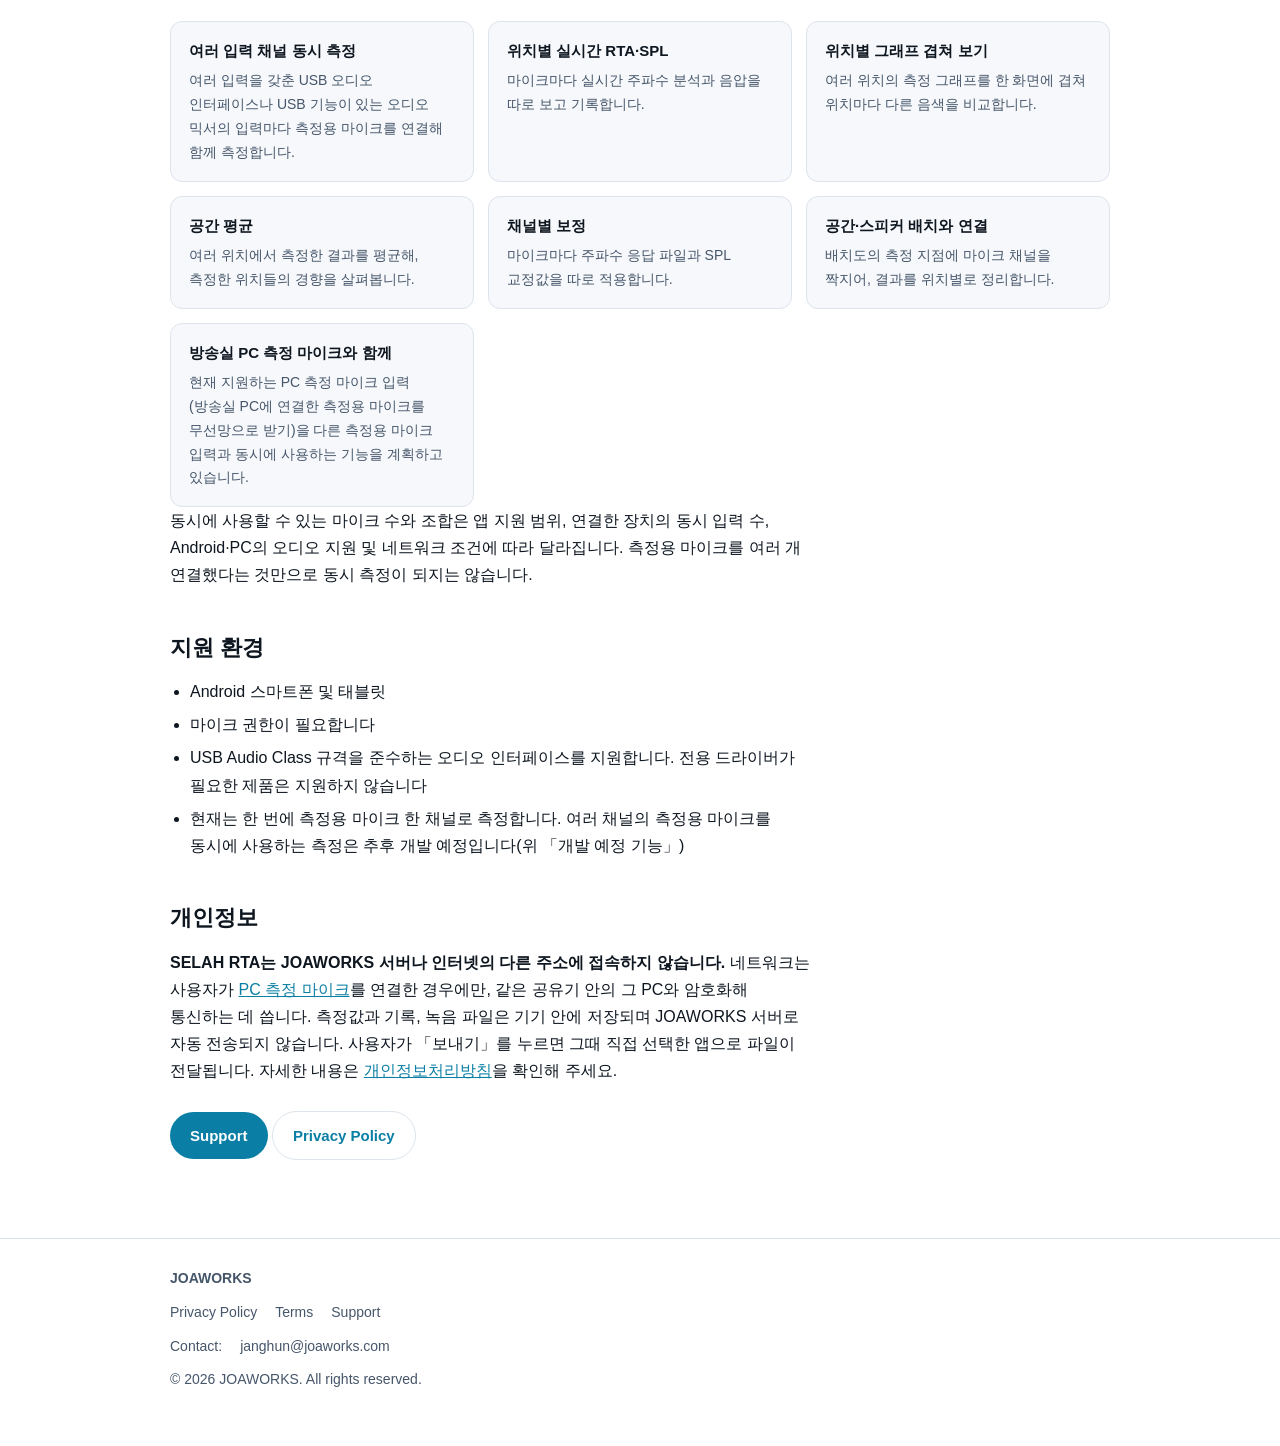
<file: selah-rta/index.html>
<!DOCTYPE html>
<html lang="ko">
<head>
<meta charset="utf-8">
<meta name="viewport" content="width=device-width, initial-scale=1">
<title>SELAH RTA | Real-Time Audio Analysis</title>
<meta name="description" content="SELAH RTA is a real-time audio analysis and measurement application developed by JOAWORKS.">
<link rel="canonical" href="https://joaworks.com/selah-rta/">
<meta property="og:title" content="SELAH RTA | Real-Time Audio Analysis">
<meta property="og:description" content="SELAH RTA is a real-time audio analysis and measurement application developed by JOAWORKS.">
<meta property="og:type" content="website">
<meta property="og:url" content="https://joaworks.com/selah-rta/">
<link rel="stylesheet" href="../assets/css/site.css?v=20260929b">
</head>
<body>

<header class="site">
  <div class="wrap">
    <a class="brand" href="../">JOAWORKS</a>
    <nav class="site">
      <a href="../">Home</a>
      <a href="../selah-rta/">Products</a>
      <a href="../#about">About</a>
      <a href="../#brand">Brand</a>
      <a href="../support/">Support</a>
    </nav>
  </div>
</header>

<main>
  <div class="wrap">

    <section class="hero">
      <h1>SELAH RTA</h1>
      <p class="lead">Real-Time Audio Analysis &amp; Measurement Application</p>
    </section>

    <p>
      SELAH RTA는 Android 기기에서 실시간으로 음압과 주파수 균형을
      분석·측정하는 오디오 분석 애플리케이션입니다. 스마트폰의 내장
      마이크만으로 사용할 수 있으며, USB 오디오 인터페이스에 연결한
      측정용 마이크도 사용할 수 있습니다.
    </p>

    <div class="note">
      <p>
        <strong>SELAH RTA는 법정 측정을 대체하지 않습니다.</strong>
        일반 Android 기기와 마이크만으로는 관련 법령이나 규격에서 요구하는
        형식승인, 검정, 정도검사 또는 공인 교정 요건을 충족하지 않을 수
        있습니다. 절대 음압은 기기의 특성과 보정 상태에 따라 실제 값과
        차이가 날 수 있으므로, 필요한 경우 기준 소음계 또는 교정기를 이용한
        보정을 권장합니다. 자세한 내용은
        <a href="../terms/">이용약관 제4조</a>를 확인해 주세요.
      </p>
    </div>

    <h2>주요 기능</h2>

    <div class="grid">
      <div class="feature">
        <h3>Real-Time Audio Analysis</h3>
        <p>마이크로 입력되는 소리를 실시간으로 분석합니다.</p>
      </div>
      <div class="feature">
        <h3>Sound Pressure Level Measurement</h3>
        <p>SPL·Leq·MIN·MAX·순간최고 값을 표시합니다. A/C/Z 주파수 가중과 Fast/Slow 시간 가중을 선택할 수 있습니다.</p>
      </div>
      <div class="feature">
        <h3>RTA / Spectrum / Spectrogram</h3>
        <p>1/3 옥타브 31밴드 RTA와 연속 스펙트럼, 시간에 따른 주파수 변화를 확인할 수 있습니다.</p>
      </div>
      <div class="feature">
        <h3>Frequency Response Analysis</h3>
        <p>핑크 노이즈를 활용하여 공간의 주파수 대역 균형을 확인합니다.</p>
      </div>
      <div class="feature">
        <h3>Feedback Detection</h3>
        <p>하울링이 의심되는 주파수 후보를 실시간으로 확인할 수 있도록 지원합니다.</p>
      </div>
      <div class="feature">
        <h3>Recording &amp; CSV Export</h3>
        <p>측정 결과와 측정 조건을 기록하고 CSV 파일로 내보낼 수 있습니다. 오디오 녹음 여부는 사용자가 측정 기록 시 직접 선택합니다.</p>
      </div>
      <div class="feature">
        <h3>Microphone Calibration</h3>
        <p>교정 마법사와 프로파일 관리를 지원하며, 마이크 주파수 응답 파일(.cal / .frd / .txt)을 적용할 수 있습니다.</p>
      </div>
      <div class="feature">
        <h3>Internal / External Microphone</h3>
        <p>내장 마이크와 외부 마이크를 동일한 방식으로 다루며, 보정값은 기기별로 따로 관리합니다.</p>
      </div>
      <div class="feature">
        <h3>USB Audio Interface Support</h3>
        <p>USB Audio Class 규격의 오디오 인터페이스를 지원하며, 여러 입력 채널 중 측정에 사용할 채널을 선택할 수 있습니다.</p>
      </div>
      <div class="feature">
        <h3>Instrument EQ Guide</h3>
        <p>악기별로 확인해야 할 주파수 대역을 안내합니다.</p>
      </div>
      <div class="feature">
        <h3>Signal Generator</h3>
        <p>순음, 핑크·화이트 노이즈, 1/3 옥타브 대역 노이즈, 스윕 신호를 출력합니다. 좌·우·양쪽 채널을 선택할 수 있어 음향 시스템 점검과 측정에 활용할 수 있습니다.</p>
      </div>
    </div>

    <h2>개발 예정 기능 — 다중 마이크 측정</h2>
    <div class="note">
      <p>
        <strong>아래는 개발 계획이며 현재 버전에는 포함되어 있지 않습니다.</strong>
        제공 여부, 세부 내용과 시기는 개발 과정에서 바뀔 수 있습니다.
      </p>
    </div>
    <p>
      예배당과 공연장은 위치마다 소리가 다르게 들립니다. 청중석 여러 위치의
      소리를 한 번에 확인할 수 있도록, 측정용 마이크 여러 개를 동시에
      사용하는 측정을 준비하고 있습니다. 지금은 측정용 마이크 하나를
      위치마다 옮겨 가며 측정한 뒤, 비교 조건이 맞는 기록끼리 위치별로
      비교할 수 있습니다.
    </p>
    <div class="grid">
      <div class="feature">
        <h3>여러 입력 채널 동시 측정</h3>
        <p>여러 입력을 갖춘 USB 오디오 인터페이스나 USB 기능이 있는 오디오 믹서의 입력마다 측정용 마이크를 연결해 함께 측정합니다.</p>
      </div>
      <div class="feature">
        <h3>위치별 실시간 RTA·SPL</h3>
        <p>마이크마다 실시간 주파수 분석과 음압을 따로 보고 기록합니다.</p>
      </div>
      <div class="feature">
        <h3>위치별 그래프 겹쳐 보기</h3>
        <p>여러 위치의 측정 그래프를 한 화면에 겹쳐 위치마다 다른 음색을 비교합니다.</p>
      </div>
      <div class="feature">
        <h3>공간 평균</h3>
        <p>여러 위치에서 측정한 결과를 평균해, 측정한 위치들의 경향을 살펴봅니다.</p>
      </div>
      <div class="feature">
        <h3>채널별 보정</h3>
        <p>마이크마다 주파수 응답 파일과 SPL 교정값을 따로 적용합니다.</p>
      </div>
      <div class="feature">
        <h3>공간·스피커 배치와 연결</h3>
        <p>배치도의 측정 지점에 마이크 채널을 짝지어, 결과를 위치별로 정리합니다.</p>
      </div>
      <div class="feature">
        <h3>방송실 PC 측정 마이크와 함께</h3>
        <p>현재 지원하는 PC 측정 마이크 입력(방송실 PC에 연결한 측정용 마이크를 무선망으로 받기)을 다른 측정용 마이크 입력과 동시에 사용하는 기능을 계획하고 있습니다.</p>
      </div>
    </div>
    <p>
      동시에 사용할 수 있는 마이크 수와 조합은 앱 지원 범위, 연결한 장치의
      동시 입력 수, Android·PC의 오디오 지원 및 네트워크 조건에 따라
      달라집니다. 측정용 마이크를 여러 개 연결했다는 것만으로 동시 측정이
      되지는 않습니다.
    </p>

    <h2>지원 환경</h2>
    <ul>
      <li>Android 스마트폰 및 태블릿</li>
      <li>마이크 권한이 필요합니다</li>
      <li>USB Audio Class 규격을 준수하는 오디오 인터페이스를 지원합니다. 전용 드라이버가 필요한 제품은 지원하지 않습니다</li>
      <li>현재는 한 번에 측정용 마이크 한 채널로 측정합니다. 여러 채널의 측정용 마이크를 동시에 사용하는 측정은 추후 개발 예정입니다(위 「개발 예정 기능」)</li>
    </ul>

    <h2>개인정보</h2>
    <p>
      <strong>SELAH RTA는 JOAWORKS 서버나 인터넷의 다른 주소에 접속하지 않습니다.</strong>
      네트워크는 사용자가 <a href="../support/#pc-download">PC 측정 마이크</a>를
      연결한 경우에만, 같은 공유기 안의 그 PC와 암호화해 통신하는 데 씁니다.
      측정값과 기록, 녹음 파일은 기기 안에 저장되며 JOAWORKS 서버로 자동
      전송되지 않습니다. 사용자가 「보내기」를 누르면 그때 직접 선택한 앱으로
      파일이 전달됩니다. 자세한 내용은
      <a href="../privacy/">개인정보처리방침</a>을 확인해 주세요.
    </p>

    <p style="margin-top:26px">
      <a class="btn" href="../support/">Support</a>
      <a class="btn ghost" href="../privacy/">Privacy Policy</a>
    </p>

  </div>
</main>

<footer class="site">
  <div class="wrap">
    <div class="row"><strong>JOAWORKS</strong></div>
    <div class="row">
      <a href="../privacy/">Privacy Policy</a>
      <a href="../terms/">Terms</a>
      <a href="../support/">Support</a>
    </div>
    <div class="row">Contact: <a href="mailto:janghun@joaworks.com">janghun@joaworks.com</a></div>
    <div class="row small">&copy; 2026 JOAWORKS. All rights reserved.</div>
  </div>
</footer>

</body>
</html>
</file>
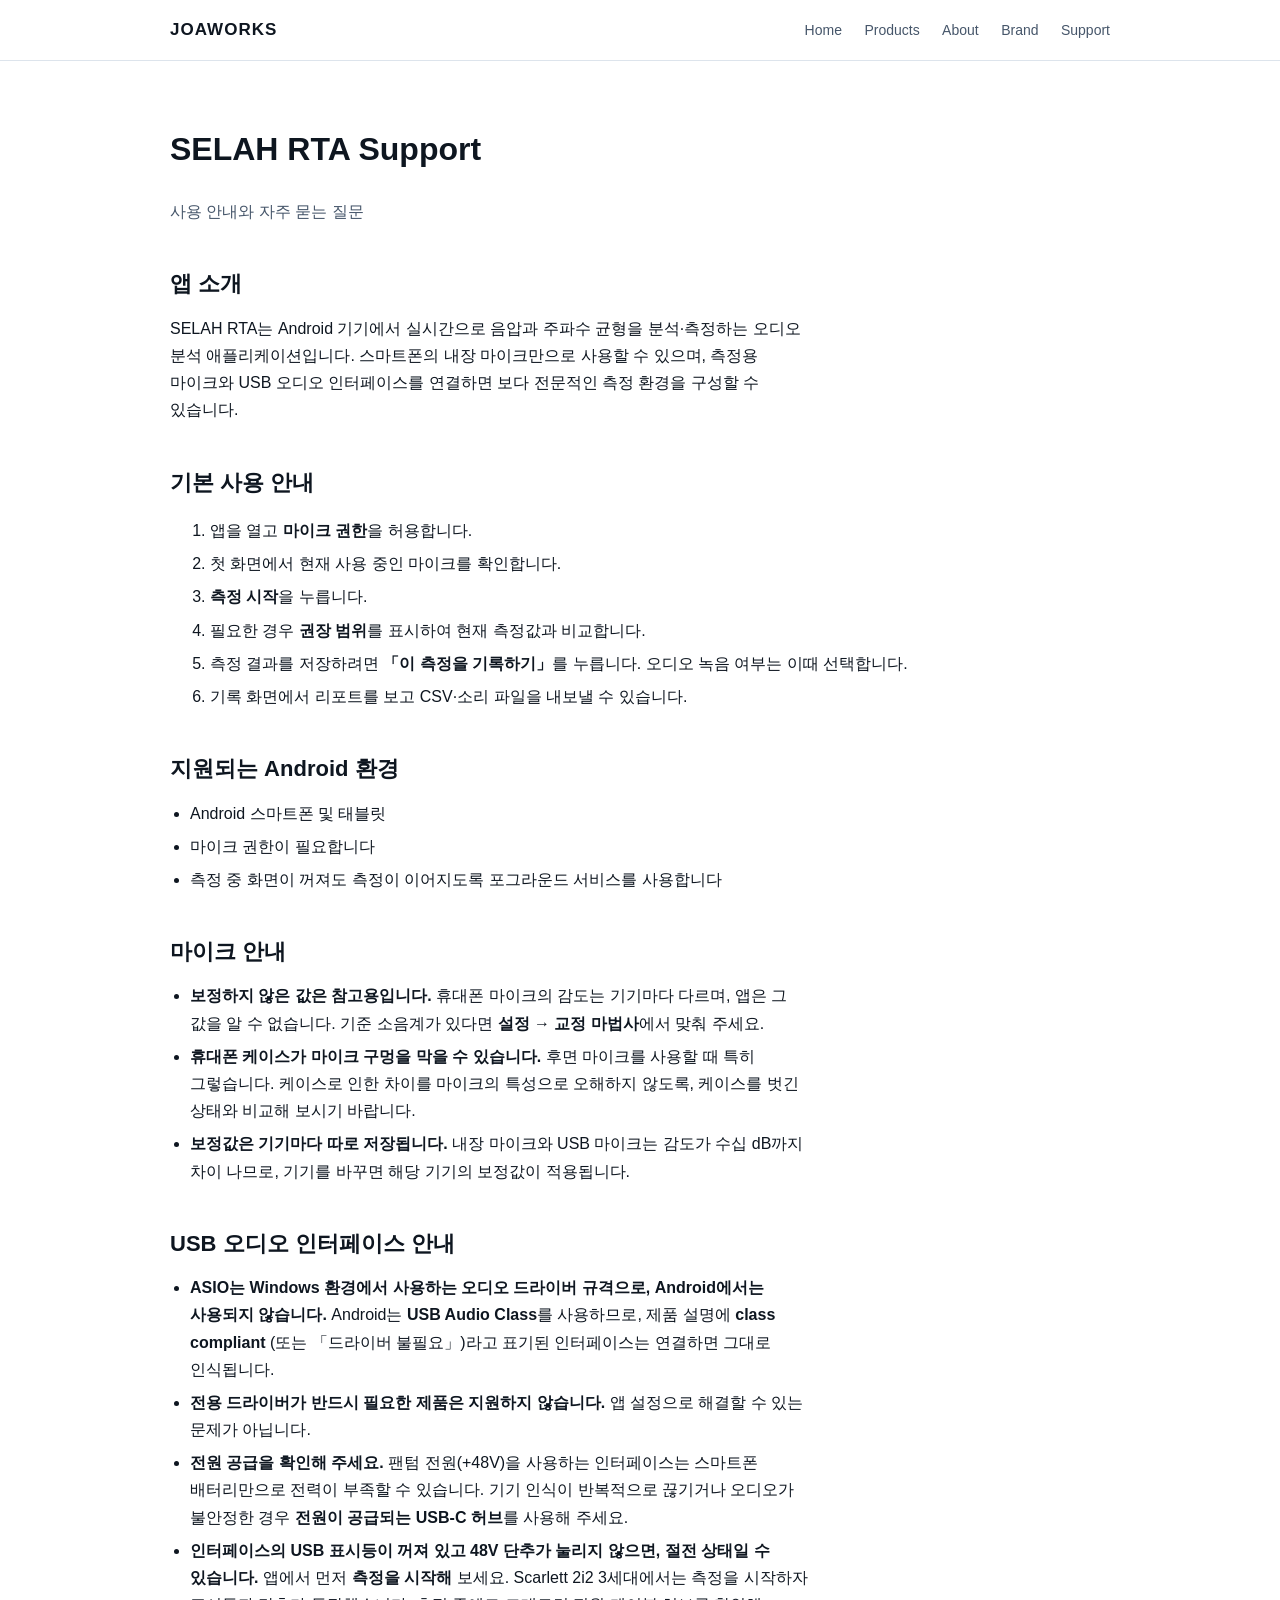
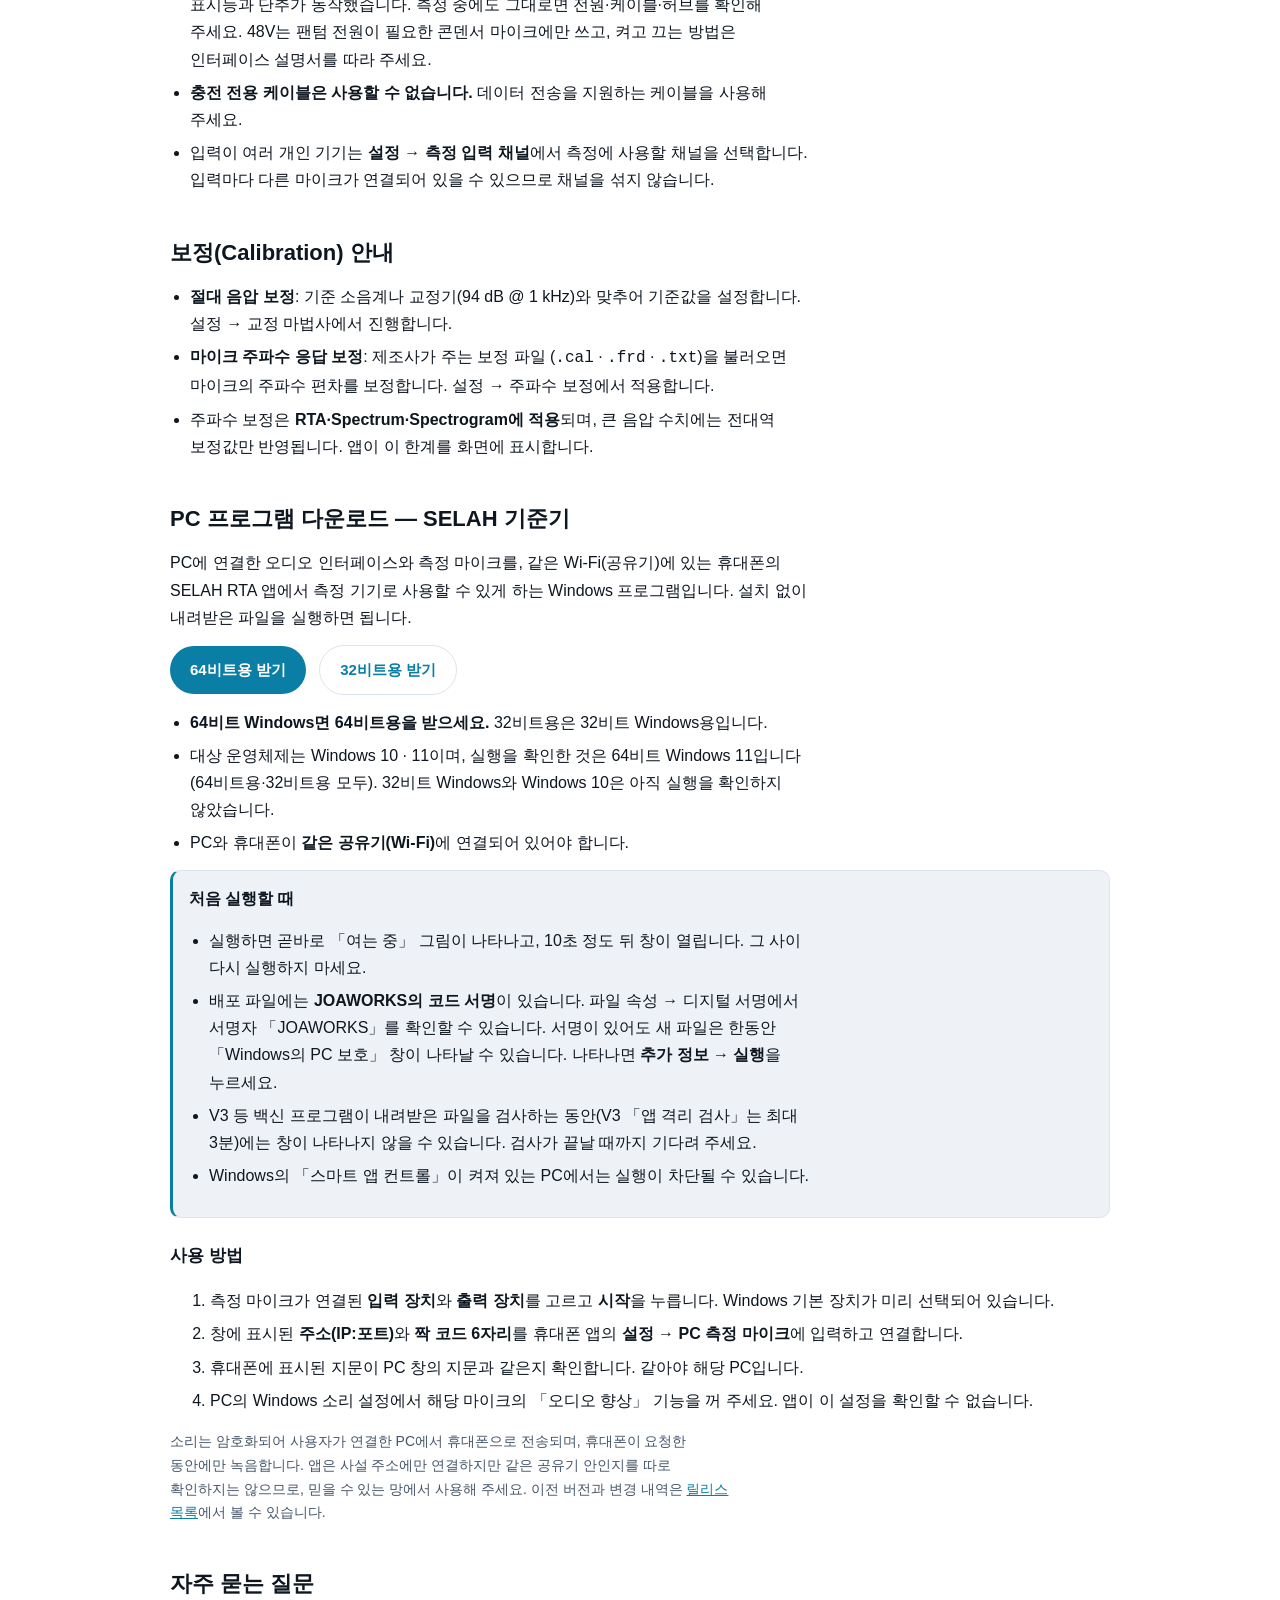
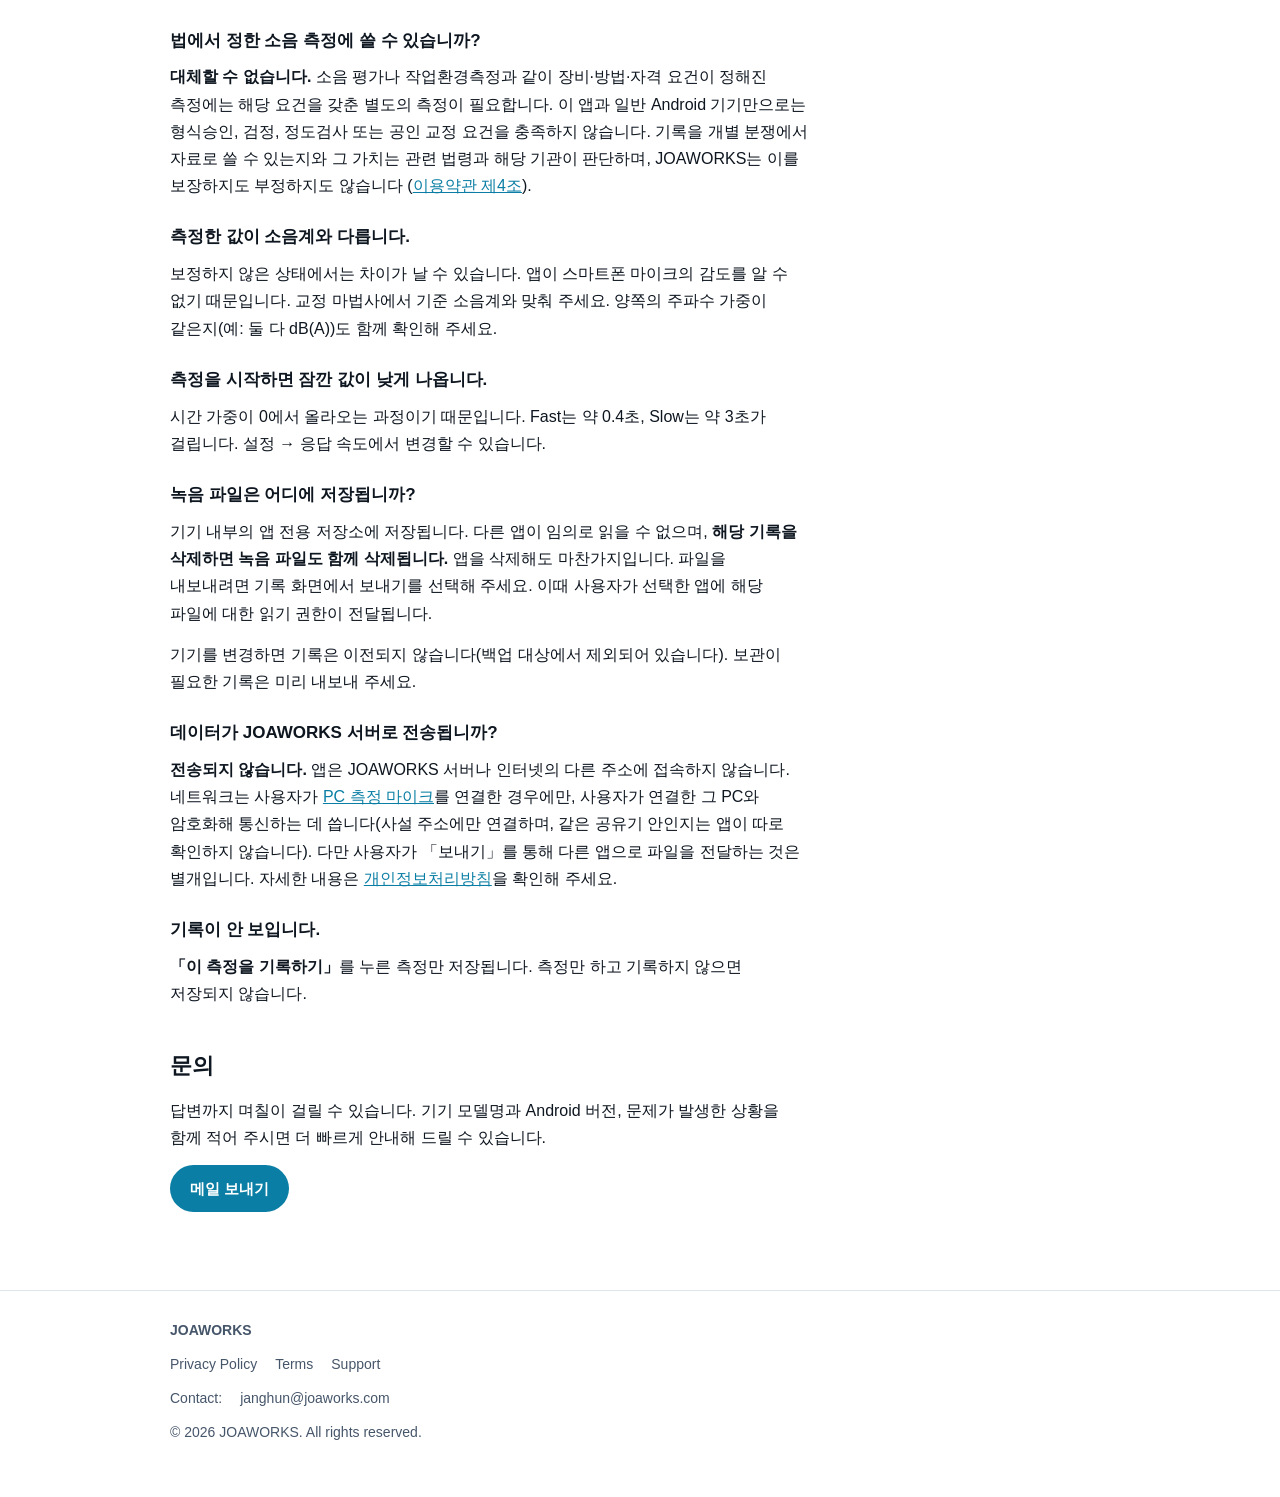
<file: support/index.html>
<!DOCTYPE html>
<html lang="ko">
<head>
<meta charset="utf-8">
<meta name="viewport" content="width=device-width, initial-scale=1">
<title>SELAH RTA Support | JOAWORKS</title>
<meta name="description" content="SELAH RTA 사용 안내, 마이크·USB 오디오·보정에 관한 도움말과 문의처.">
<link rel="canonical" href="https://joaworks.com/support/">
<link rel="stylesheet" href="../assets/css/site.css?v=20260929b">
</head>
<body>

<header class="site">
  <div class="wrap">
    <a class="brand" href="../">JOAWORKS</a>
    <nav class="site">
      <a href="../">Home</a>
      <a href="../selah-rta/">Products</a>
      <a href="../#about">About</a>
      <a href="../#brand">Brand</a>
      <a href="../support/">Support</a>
    </nav>
  </div>
</header>

<main>
  <div class="wrap">

    <h1>SELAH RTA Support</h1>
    <p class="lead muted">사용 안내와 자주 묻는 질문</p>

    <h2>앱 소개</h2>
    <p>
      SELAH RTA는 Android 기기에서 실시간으로 음압과 주파수 균형을
      분석·측정하는 오디오 분석 애플리케이션입니다. 스마트폰의 내장
      마이크만으로 사용할 수 있으며, 측정용 마이크와 USB 오디오 인터페이스를
      연결하면 보다 전문적인 측정 환경을 구성할 수 있습니다.
    </p>

    <h2>기본 사용 안내</h2>
    <ol>
      <li>앱을 열고 <strong>마이크 권한</strong>을 허용합니다.</li>
      <li>첫 화면에서 현재 사용 중인 마이크를 확인합니다.</li>
      <li><strong>측정 시작</strong>을 누릅니다.</li>
      <li>필요한 경우 <strong>권장 범위</strong>를 표시하여 현재 측정값과 비교합니다.</li>
      <li>측정 결과를 저장하려면 <strong>「이 측정을 기록하기」</strong>를 누릅니다. 오디오 녹음 여부는 이때 선택합니다.</li>
      <li>기록 화면에서 리포트를 보고 CSV·소리 파일을 내보낼 수 있습니다.</li>
    </ol>

    <h2>지원되는 Android 환경</h2>
    <ul>
      <li>Android 스마트폰 및 태블릿</li>
      <li>마이크 권한이 필요합니다</li>
      <li>측정 중 화면이 꺼져도 측정이 이어지도록 포그라운드 서비스를 사용합니다</li>
    </ul>

    <h2>마이크 안내</h2>
    <ul>
      <li>
        <strong>보정하지 않은 값은 참고용입니다.</strong> 휴대폰 마이크의
        감도는 기기마다 다르며, 앱은 그 값을 알 수 없습니다. 기준 소음계가
        있다면 <strong>설정 → 교정 마법사</strong>에서 맞춰 주세요.
      </li>
      <li>
        <strong>휴대폰 케이스가 마이크 구멍을 막을 수 있습니다.</strong>
        후면 마이크를 사용할 때 특히 그렇습니다. 케이스로 인한 차이를
        마이크의 특성으로 오해하지 않도록, 케이스를 벗긴 상태와 비교해
        보시기 바랍니다.
      </li>
      <li>
        <strong>보정값은 기기마다 따로 저장됩니다.</strong> 내장 마이크와
        USB 마이크는 감도가 수십 dB까지 차이 나므로, 기기를 바꾸면 해당
        기기의 보정값이 적용됩니다.
      </li>
    </ul>

    <h2>USB 오디오 인터페이스 안내</h2>
    <ul>
      <li>
        <strong>ASIO는 Windows 환경에서 사용하는 오디오 드라이버 규격으로,
        Android에서는 사용되지 않습니다.</strong> Android는 <strong>USB Audio
        Class</strong>를 사용하므로, 제품 설명에 <strong>class compliant</strong>
        (또는 「드라이버 불필요」)라고 표기된 인터페이스는 연결하면 그대로
        인식됩니다.
      </li>
      <li>
        <strong>전용 드라이버가 반드시 필요한 제품은 지원하지 않습니다.</strong>
        앱 설정으로 해결할 수 있는 문제가 아닙니다.
      </li>
      <li>
        <strong>전원 공급을 확인해 주세요.</strong> 팬텀 전원(+48V)을
        사용하는 인터페이스는 스마트폰 배터리만으로 전력이 부족할 수
        있습니다. 기기 인식이 반복적으로 끊기거나 오디오가 불안정한 경우
        <strong>전원이 공급되는 USB-C 허브</strong>를 사용해 주세요.
      </li>
      <li>
        <strong>인터페이스의 USB 표시등이 꺼져 있고 48V 단추가 눌리지 않으면, 절전 상태일 수 있습니다.</strong>
        앱에서 먼저 <strong>측정을 시작해</strong> 보세요. Scarlett 2i2 3세대에서는 측정을 시작하자 표시등과
        단추가 동작했습니다. 측정 중에도 그대로면 전원·케이블·허브를 확인해 주세요. 48V는 팬텀 전원이
        필요한 콘덴서 마이크에만 쓰고, 켜고 끄는 방법은 인터페이스 설명서를 따라 주세요.
      </li>
      <li>
        <strong>충전 전용 케이블은 사용할 수 없습니다.</strong> 데이터
        전송을 지원하는 케이블을 사용해 주세요.
      </li>
      <li>
        입력이 여러 개인 기기는 <strong>설정 → 측정 입력 채널</strong>에서
        측정에 사용할 채널을 선택합니다. 입력마다 다른 마이크가 연결되어 있을
        수 있으므로 채널을 섞지 않습니다.
      </li>
    </ul>

    <h2>보정(Calibration) 안내</h2>
    <ul>
      <li>
        <strong>절대 음압 보정</strong>: 기준 소음계나 교정기(94 dB @ 1 kHz)와
        맞추어 기준값을 설정합니다. 설정 → 교정 마법사에서 진행합니다.
      </li>
      <li>
        <strong>마이크 주파수 응답 보정</strong>: 제조사가 주는 보정 파일
        (<code>.cal</code> · <code>.frd</code> · <code>.txt</code>)을 불러오면
        마이크의 주파수 편차를 보정합니다. 설정 → 주파수 보정에서
        적용합니다.
      </li>
      <li>
        주파수 보정은 <strong>RTA·Spectrum·Spectrogram에 적용</strong>되며,
        큰 음압 수치에는 전대역 보정값만 반영됩니다. 앱이 이 한계를 화면에
        표시합니다.
      </li>
    </ul>

    <h2 id="pc-download">PC 프로그램 다운로드 — SELAH 기준기</h2>
    <p>
      PC에 연결한 오디오 인터페이스와 측정 마이크를, 같은 Wi‑Fi(공유기)에
      있는 휴대폰의 SELAH RTA 앱에서 측정 기기로 사용할 수 있게 하는
      Windows 프로그램입니다. 설치 없이 내려받은 파일을 실행하면 됩니다.
    </p>
    <p>
      <a class="btn" href="https://github.com/janghorse-boop/joaworks-downloads/releases/latest/download/SELAH-Ref-64bit.exe">64비트용 받기</a>
      &nbsp;
      <a class="btn ghost" href="https://github.com/janghorse-boop/joaworks-downloads/releases/latest/download/SELAH-Ref-32bit.exe">32비트용 받기</a>
    </p>
    <ul>
      <li><strong>64비트 Windows면 64비트용을 받으세요.</strong> 32비트용은 32비트 Windows용입니다.</li>
      <li>대상 운영체제는 Windows 10 · 11이며, 실행을 확인한 것은 64비트 Windows 11입니다(64비트용·32비트용 모두).
        32비트 Windows와 Windows 10은 아직 실행을 확인하지 않았습니다.</li>
      <li>PC와 휴대폰이 <strong>같은 공유기(Wi‑Fi)</strong>에 연결되어 있어야 합니다.</li>
    </ul>
    <div class="note">
      <p><strong>처음 실행할 때</strong></p>
      <ul>
        <li>실행하면 곧바로 「여는 중」 그림이 나타나고, 10초 정도 뒤 창이 열립니다. 그 사이 다시 실행하지 마세요.</li>
        <li>배포 파일에는 <strong>JOAWORKS의 코드 서명</strong>이 있습니다. 파일 속성 → 디지털 서명에서 서명자 「JOAWORKS」를 확인할 수 있습니다.
          서명이 있어도 새 파일은 한동안 「Windows의 PC 보호」 창이 나타날 수 있습니다. 나타나면 <strong>추가 정보 → 실행</strong>을 누르세요.</li>
        <li>V3 등 백신 프로그램이 내려받은 파일을 검사하는 동안(V3 「앱 격리 검사」는 최대 3분)에는 창이 나타나지 않을 수 있습니다. 검사가 끝날 때까지 기다려 주세요.</li>
        <li>Windows의 「스마트 앱 컨트롤」이 켜져 있는 PC에서는 실행이 차단될 수 있습니다.</li>
      </ul>
    </div>
    <h3>사용 방법</h3>
    <ol>
      <li>측정 마이크가 연결된 <strong>입력 장치</strong>와 <strong>출력 장치</strong>를 고르고 <strong>시작</strong>을 누릅니다. Windows 기본 장치가 미리 선택되어 있습니다.</li>
      <li>창에 표시된 <strong>주소(IP:포트)</strong>와 <strong>짝 코드 6자리</strong>를 휴대폰 앱의 <strong>설정 → PC 측정 마이크</strong>에 입력하고 연결합니다.</li>
      <li>휴대폰에 표시된 지문이 PC 창의 지문과 같은지 확인합니다. 같아야 해당 PC입니다.</li>
      <li>PC의 Windows 소리 설정에서 해당 마이크의 「오디오 향상」 기능을 꺼 주세요. 앱이 이 설정을 확인할 수 없습니다.</li>
    </ol>
    <p class="small muted">
      소리는 암호화되어 사용자가 연결한 PC에서 휴대폰으로 전송되며, 휴대폰이 요청한
      동안에만 녹음합니다. 앱은 사설 주소에만 연결하지만 같은 공유기 안인지를 따로
      확인하지는 않으므로, 믿을 수 있는 망에서 사용해 주세요. 이전 버전과 변경 내역은
      <a href="https://github.com/janghorse-boop/joaworks-downloads/releases">릴리스 목록</a>에서
      볼 수 있습니다.
    </p>

    <h2>자주 묻는 질문</h2>

    <h3>법에서 정한 소음 측정에 쓸 수 있습니까?</h3>
    <p>
      <strong>대체할 수 없습니다.</strong> 소음 평가나 작업환경측정과 같이
      장비·방법·자격 요건이 정해진 측정에는 해당 요건을 갖춘 별도의 측정이
      필요합니다. 이 앱과 일반 Android 기기만으로는 형식승인, 검정,
      정도검사 또는 공인 교정 요건을 충족하지 않습니다. 기록을 개별 분쟁에서
      자료로 쓸 수 있는지와 그 가치는 관련 법령과 해당 기관이 판단하며,
      JOAWORKS는 이를 보장하지도 부정하지도 않습니다
      (<a href="../terms/">이용약관 제4조</a>).
    </p>

    <h3>측정한 값이 소음계와 다릅니다.</h3>
    <p>
      보정하지 않은 상태에서는 차이가 날 수 있습니다. 앱이 스마트폰
      마이크의 감도를 알 수 없기 때문입니다. 교정 마법사에서 기준 소음계와
      맞춰 주세요. 양쪽의 주파수 가중이 같은지(예: 둘 다 dB(A))도 함께
      확인해 주세요.
    </p>

    <h3>측정을 시작하면 잠깐 값이 낮게 나옵니다.</h3>
    <p>
      시간 가중이 0에서 올라오는 과정이기 때문입니다. Fast는 약 0.4초,
      Slow는 약 3초가 걸립니다. 설정 → 응답 속도에서 변경할 수 있습니다.
    </p>

    <h3>녹음 파일은 어디에 저장됩니까?</h3>
    <p>
      기기 내부의 앱 전용 저장소에 저장됩니다. 다른 앱이 임의로 읽을 수
      없으며, <strong>해당 기록을 삭제하면 녹음 파일도 함께 삭제됩니다.</strong>
      앱을 삭제해도 마찬가지입니다. 파일을 내보내려면 기록 화면에서 보내기를
      선택해 주세요. 이때 사용자가 선택한 앱에 해당 파일에 대한 읽기 권한이
      전달됩니다.
    </p>
    <p>
      기기를 변경하면 기록은 이전되지 않습니다(백업 대상에서 제외되어
      있습니다). 보관이 필요한 기록은 미리 내보내 주세요.
    </p>

    <h3>데이터가 JOAWORKS 서버로 전송됩니까?</h3>
    <p>
      <strong>전송되지 않습니다.</strong> 앱은 JOAWORKS 서버나 인터넷의 다른
      주소에 접속하지 않습니다. 네트워크는 사용자가
      <a href="#pc-download">PC 측정 마이크</a>를 연결한 경우에만, 사용자가
      연결한 그 PC와 암호화해 통신하는 데 씁니다(사설 주소에만 연결하며,
      같은 공유기 안인지는 앱이 따로 확인하지 않습니다). 다만 사용자가 「보내기」를 통해
      다른 앱으로 파일을 전달하는 것은 별개입니다. 자세한 내용은
      <a href="../privacy/">개인정보처리방침</a>을 확인해 주세요.
    </p>

    <h3>기록이 안 보입니다.</h3>
    <p>
      <strong>「이 측정을 기록하기」</strong>를 누른 측정만 저장됩니다.
      측정만 하고 기록하지 않으면 저장되지 않습니다.
    </p>

    <h2>문의</h2>
    <p>
      답변까지 며칠이 걸릴 수 있습니다. 기기 모델명과 Android 버전, 문제가
      발생한 상황을 함께 적어 주시면 더 빠르게 안내해 드릴 수 있습니다.
    </p>
    <p>
      <a class="btn" href="mailto:janghun@joaworks.com">메일 보내기</a>
    </p>

  </div>
</main>

<footer class="site">
  <div class="wrap">
    <div class="row"><strong>JOAWORKS</strong></div>
    <div class="row">
      <a href="../privacy/">Privacy Policy</a>
      <a href="../terms/">Terms</a>
      <a href="../support/">Support</a>
    </div>
    <div class="row">Contact: <a href="mailto:janghun@joaworks.com">janghun@joaworks.com</a></div>
    <div class="row small">&copy; 2026 JOAWORKS. All rights reserved.</div>
  </div>
</footer>

</body>
</html>
</file>
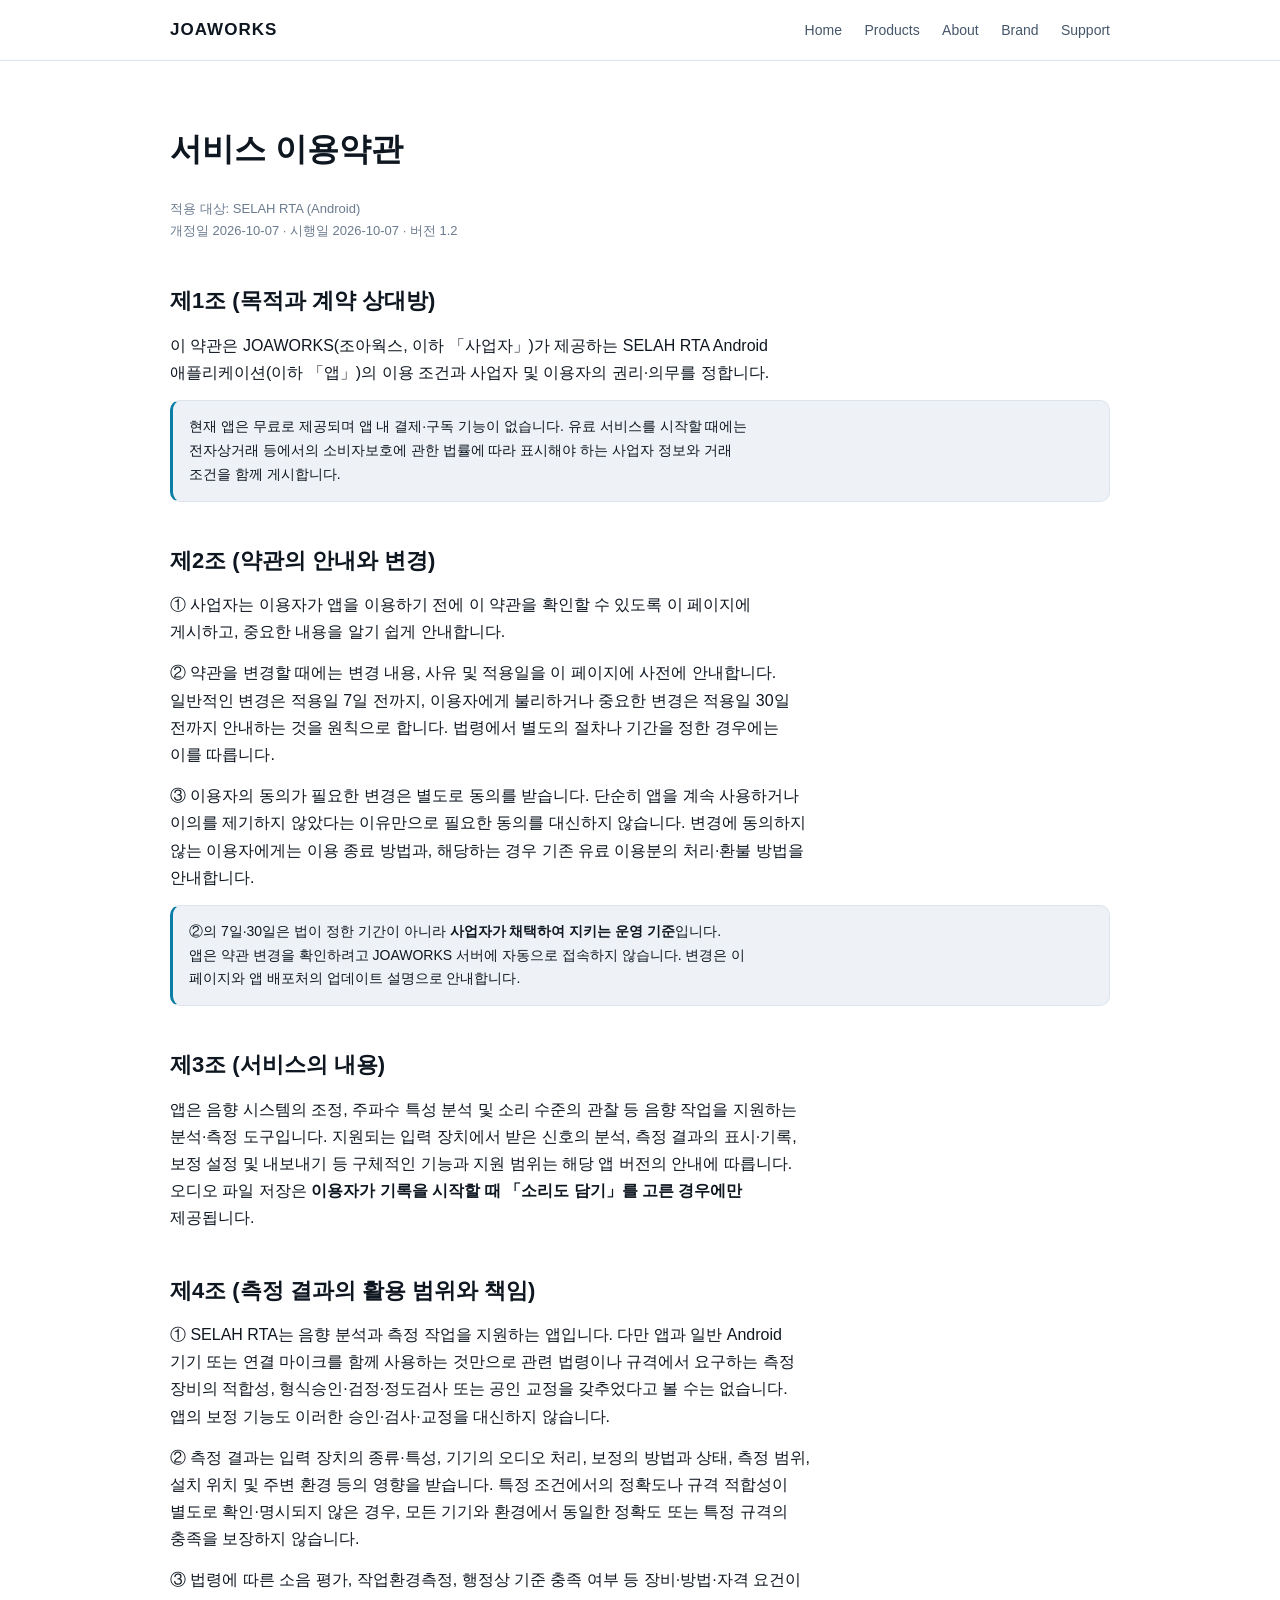
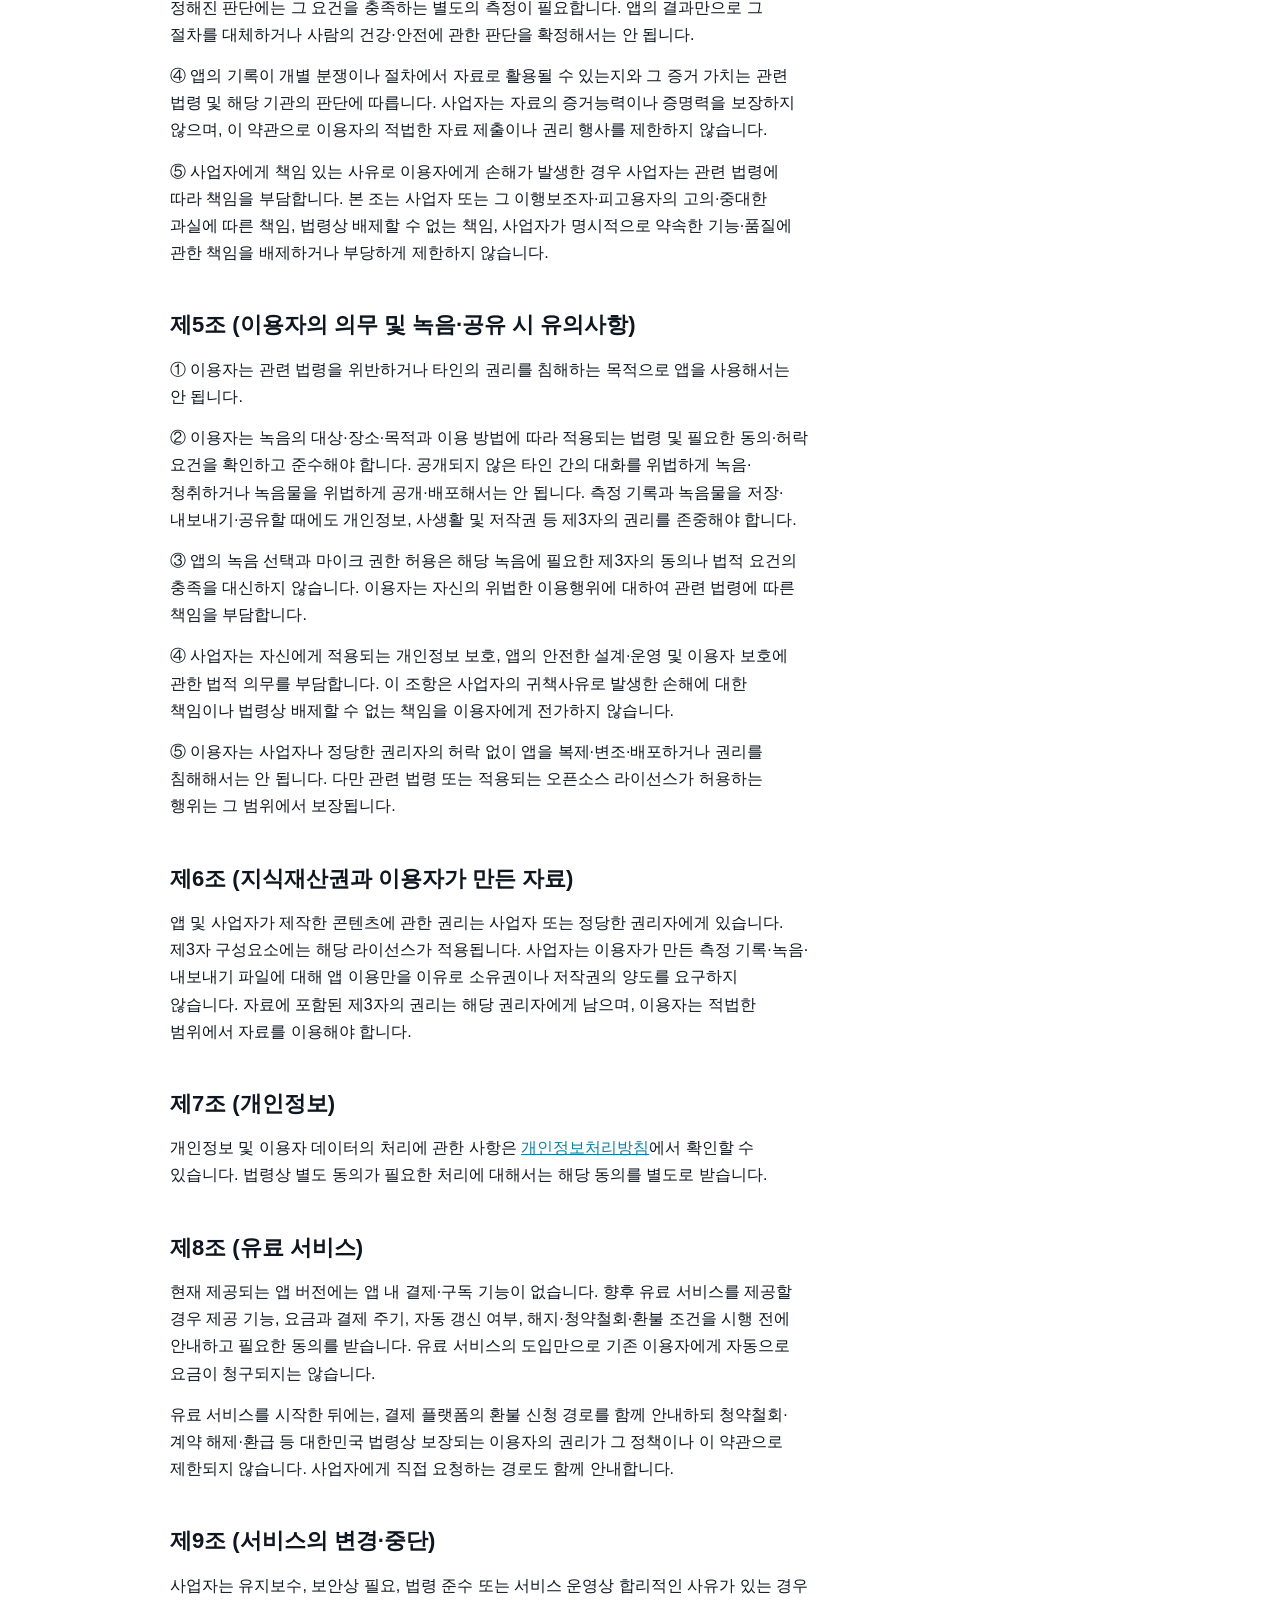
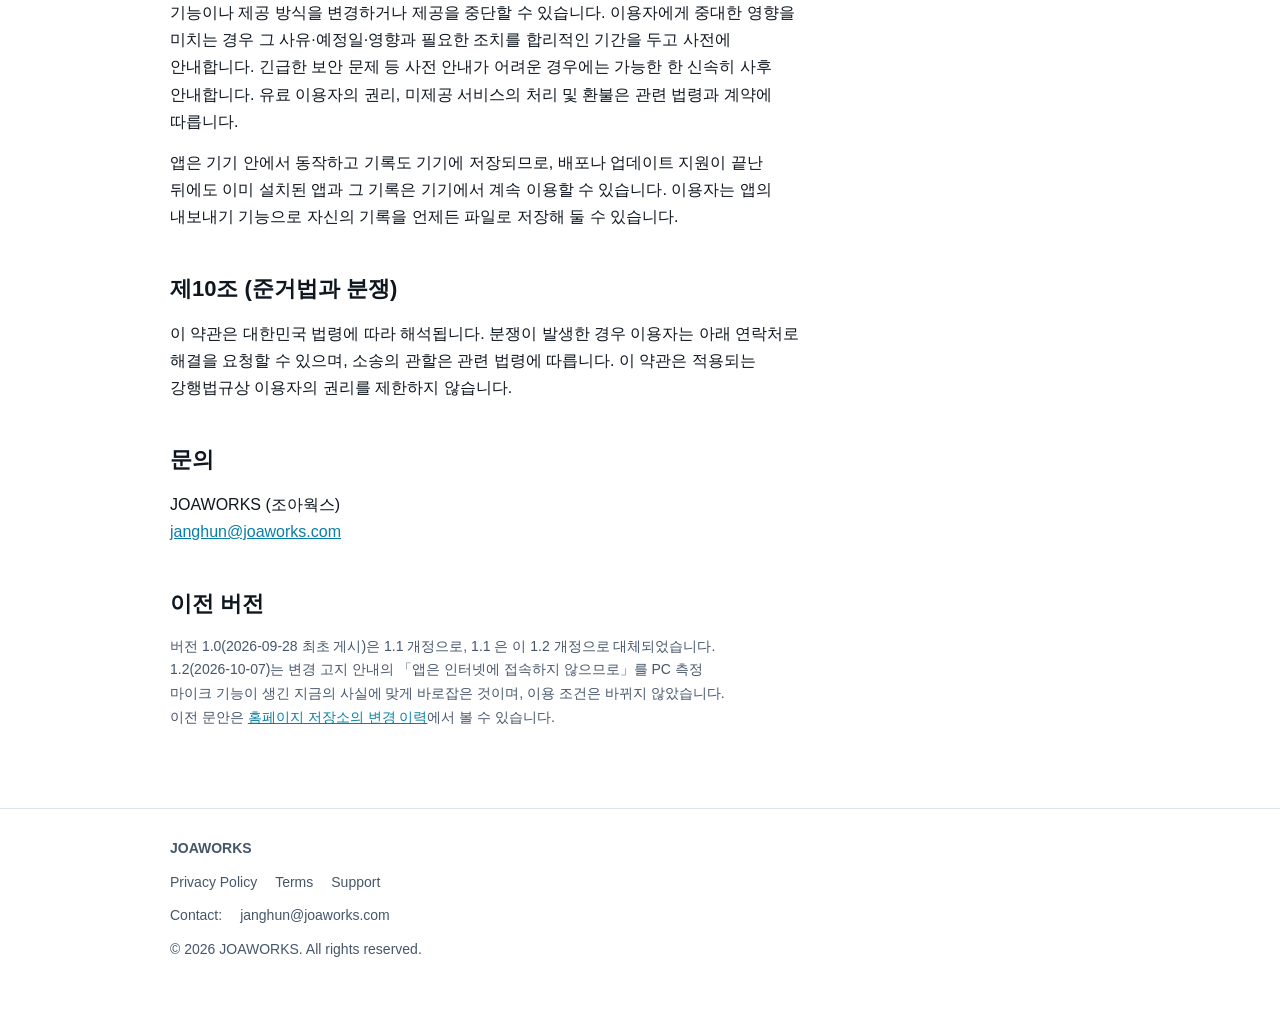
<file: terms/index.html>
<!DOCTYPE html>
<html lang="ko">
<head>
<meta charset="utf-8">
<meta name="viewport" content="width=device-width, initial-scale=1">
<title>서비스 이용약관 | JOAWORKS</title>
<meta name="description" content="JOAWORKS SELAH RTA 서비스 이용약관. 측정 결과의 활용 범위, 이용자의 의무, 사업자의 책임을 정합니다.">
<link rel="canonical" href="https://joaworks.com/terms/">
<link rel="stylesheet" href="../assets/css/site.css?v=20260929b">
</head>
<body>

<header class="site">
  <div class="wrap">
    <a class="brand" href="../">JOAWORKS</a>
    <nav class="site">
      <a href="../">Home</a>
      <a href="../selah-rta/">Products</a>
      <a href="../#about">About</a>
      <a href="../#brand">Brand</a>
      <a href="../support/">Support</a>
    </nav>
  </div>
</header>

<main>
  <div class="wrap">

    <h1>서비스 이용약관</h1>
    <p class="updated">
      적용 대상: SELAH RTA (Android)<br>
      개정일 2026-10-07 · 시행일 2026-10-07 · 버전 1.2
    </p>

    <h2>제1조 (목적과 계약 상대방)</h2>
    <p>
      이 약관은 JOAWORKS(조아웍스, 이하 「사업자」)가 제공하는 SELAH RTA
      Android 애플리케이션(이하 「앱」)의 이용 조건과 사업자 및 이용자의
      권리·의무를 정합니다.
    </p>
    <div class="note">
      <p class="small">
        현재 앱은 무료로 제공되며 앱 내 결제·구독 기능이 없습니다.
        유료 서비스를 시작할 때에는 전자상거래 등에서의 소비자보호에 관한
        법률에 따라 표시해야 하는 사업자 정보와 거래 조건을 함께
        게시합니다.
      </p>
    </div>

    <h2>제2조 (약관의 안내와 변경)</h2>
    <p>
      ① 사업자는 이용자가 앱을 이용하기 전에 이 약관을 확인할 수 있도록
      이 페이지에 게시하고, 중요한 내용을 알기 쉽게 안내합니다.
    </p>
    <p>
      ② 약관을 변경할 때에는 변경 내용, 사유 및 적용일을 이 페이지에
      사전에 안내합니다. 일반적인 변경은 적용일 7일 전까지, 이용자에게
      불리하거나 중요한 변경은 적용일 30일 전까지 안내하는 것을 원칙으로
      합니다. 법령에서 별도의 절차나 기간을 정한 경우에는 이를 따릅니다.
    </p>
    <p>
      ③ 이용자의 동의가 필요한 변경은 별도로 동의를 받습니다. 단순히 앱을
      계속 사용하거나 이의를 제기하지 않았다는 이유만으로 필요한 동의를
      대신하지 않습니다. 변경에 동의하지 않는 이용자에게는 이용 종료
      방법과, 해당하는 경우 기존 유료 이용분의 처리·환불 방법을
      안내합니다.
    </p>
    <div class="note">
      <p class="small">
        ②의 7일·30일은 법이 정한 기간이 아니라 <strong>사업자가 채택하여
        지키는 운영 기준</strong>입니다. 앱은 약관 변경을 확인하려고
        JOAWORKS 서버에 자동으로 접속하지 않습니다. 변경은 이 페이지와 앱
        배포처의 업데이트 설명으로 안내합니다.
      </p>
    </div>

    <h2>제3조 (서비스의 내용)</h2>
    <p>
      앱은 음향 시스템의 조정, 주파수 특성 분석 및 소리 수준의 관찰 등
      음향 작업을 지원하는 분석·측정 도구입니다. 지원되는 입력 장치에서
      받은 신호의 분석, 측정 결과의 표시·기록, 보정 설정 및 내보내기 등
      구체적인 기능과 지원 범위는 해당 앱 버전의 안내에 따릅니다.
      오디오 파일 저장은 <strong>이용자가 기록을 시작할 때 「소리도 담기」를
      고른 경우에만</strong> 제공됩니다.
    </p>

    <h2>제4조 (측정 결과의 활용 범위와 책임)</h2>
    <p>
      ① SELAH RTA는 음향 분석과 측정 작업을 지원하는 앱입니다. 다만 앱과
      일반 Android 기기 또는 연결 마이크를 함께 사용하는 것만으로 관련
      법령이나 규격에서 요구하는 측정 장비의 적합성, 형식승인·검정·정도검사
      또는 공인 교정을 갖추었다고 볼 수는 없습니다. 앱의 보정 기능도
      이러한 승인·검사·교정을 대신하지 않습니다.
    </p>
    <p>
      ② 측정 결과는 입력 장치의 종류·특성, 기기의 오디오 처리, 보정의
      방법과 상태, 측정 범위, 설치 위치 및 주변 환경 등의 영향을 받습니다.
      특정 조건에서의 정확도나 규격 적합성이 별도로 확인·명시되지 않은
      경우, 모든 기기와 환경에서 동일한 정확도 또는 특정 규격의 충족을
      보장하지 않습니다.
    </p>
    <p>
      ③ 법령에 따른 소음 평가, 작업환경측정, 행정상 기준 충족 여부 등
      장비·방법·자격 요건이 정해진 판단에는 그 요건을 충족하는 별도의
      측정이 필요합니다. 앱의 결과만으로 그 절차를 대체하거나 사람의
      건강·안전에 관한 판단을 확정해서는 안 됩니다.
    </p>
    <p>
      ④ 앱의 기록이 개별 분쟁이나 절차에서 자료로 활용될 수 있는지와 그
      증거 가치는 관련 법령 및 해당 기관의 판단에 따릅니다. 사업자는
      자료의 증거능력이나 증명력을 보장하지 않으며, 이 약관으로 이용자의
      적법한 자료 제출이나 권리 행사를 제한하지 않습니다.
    </p>
    <p>
      ⑤ 사업자에게 책임 있는 사유로 이용자에게 손해가 발생한 경우 사업자는
      관련 법령에 따라 책임을 부담합니다. 본 조는 사업자 또는 그
      이행보조자·피고용자의 고의·중대한 과실에 따른 책임, 법령상 배제할 수
      없는 책임, 사업자가 명시적으로 약속한 기능·품질에 관한 책임을
      배제하거나 부당하게 제한하지 않습니다.
    </p>

    <h2>제5조 (이용자의 의무 및 녹음·공유 시 유의사항)</h2>
    <p>
      ① 이용자는 관련 법령을 위반하거나 타인의 권리를 침해하는 목적으로
      앱을 사용해서는 안 됩니다.
    </p>
    <p>
      ② 이용자는 녹음의 대상·장소·목적과 이용 방법에 따라 적용되는 법령 및
      필요한 동의·허락 요건을 확인하고 준수해야 합니다. 공개되지 않은 타인
      간의 대화를 위법하게 녹음·청취하거나 녹음물을 위법하게 공개·배포해서는
      안 됩니다. 측정 기록과 녹음물을 저장·내보내기·공유할 때에도 개인정보,
      사생활 및 저작권 등 제3자의 권리를 존중해야 합니다.
    </p>
    <p>
      ③ 앱의 녹음 선택과 마이크 권한 허용은 해당 녹음에 필요한 제3자의
      동의나 법적 요건의 충족을 대신하지 않습니다. 이용자는 자신의 위법한
      이용행위에 대하여 관련 법령에 따른 책임을 부담합니다.
    </p>
    <p>
      ④ 사업자는 자신에게 적용되는 개인정보 보호, 앱의 안전한 설계·운영 및
      이용자 보호에 관한 법적 의무를 부담합니다. 이 조항은 사업자의
      귀책사유로 발생한 손해에 대한 책임이나 법령상 배제할 수 없는 책임을
      이용자에게 전가하지 않습니다.
    </p>
    <p>
      ⑤ 이용자는 사업자나 정당한 권리자의 허락 없이 앱을 복제·변조·배포하거나
      권리를 침해해서는 안 됩니다. 다만 관련 법령 또는 적용되는 오픈소스
      라이선스가 허용하는 행위는 그 범위에서 보장됩니다.
    </p>

    <h2>제6조 (지식재산권과 이용자가 만든 자료)</h2>
    <p>
      앱 및 사업자가 제작한 콘텐츠에 관한 권리는 사업자 또는 정당한
      권리자에게 있습니다. 제3자 구성요소에는 해당 라이선스가 적용됩니다.
      사업자는 이용자가 만든 측정 기록·녹음·내보내기 파일에 대해 앱 이용만을
      이유로 소유권이나 저작권의 양도를 요구하지 않습니다. 자료에 포함된
      제3자의 권리는 해당 권리자에게 남으며, 이용자는 적법한 범위에서
      자료를 이용해야 합니다.
    </p>

    <h2>제7조 (개인정보)</h2>
    <p>
      개인정보 및 이용자 데이터의 처리에 관한 사항은
      <a href="../privacy/">개인정보처리방침</a>에서 확인할 수 있습니다.
      법령상 별도 동의가 필요한 처리에 대해서는 해당 동의를 별도로 받습니다.
    </p>

    <h2>제8조 (유료 서비스)</h2>
    <p>
      현재 제공되는 앱 버전에는 앱 내 결제·구독 기능이 없습니다. 향후 유료
      서비스를 제공할 경우 제공 기능, 요금과 결제 주기, 자동 갱신 여부,
      해지·청약철회·환불 조건을 시행 전에 안내하고 필요한 동의를 받습니다.
      유료 서비스의 도입만으로 기존 이용자에게 자동으로 요금이 청구되지는
      않습니다.
    </p>
    <p>
      유료 서비스를 시작한 뒤에는, 결제 플랫폼의 환불 신청 경로를 함께
      안내하되 청약철회·계약 해제·환급 등 대한민국 법령상 보장되는 이용자의
      권리가 그 정책이나 이 약관으로 제한되지 않습니다. 사업자에게 직접
      요청하는 경로도 함께 안내합니다.
    </p>

    <h2>제9조 (서비스의 변경·중단)</h2>
    <p>
      사업자는 유지보수, 보안상 필요, 법령 준수 또는 서비스 운영상 합리적인
      사유가 있는 경우 기능이나 제공 방식을 변경하거나 제공을 중단할 수
      있습니다. 이용자에게 중대한 영향을 미치는 경우 그 사유·예정일·영향과
      필요한 조치를 합리적인 기간을 두고 사전에 안내합니다. 긴급한 보안
      문제 등 사전 안내가 어려운 경우에는 가능한 한 신속히 사후 안내합니다.
      유료 이용자의 권리, 미제공 서비스의 처리 및 환불은 관련 법령과 계약에
      따릅니다.
    </p>
    <p>
      앱은 기기 안에서 동작하고 기록도 기기에 저장되므로, 배포나 업데이트
      지원이 끝난 뒤에도 이미 설치된 앱과 그 기록은 기기에서 계속 이용할 수
      있습니다. 이용자는 앱의 내보내기 기능으로 자신의 기록을 언제든 파일로
      저장해 둘 수 있습니다.
    </p>

    <h2>제10조 (준거법과 분쟁)</h2>
    <p>
      이 약관은 대한민국 법령에 따라 해석됩니다. 분쟁이 발생한 경우 이용자는
      아래 연락처로 해결을 요청할 수 있으며, 소송의 관할은 관련 법령에
      따릅니다. 이 약관은 적용되는 강행법규상 이용자의 권리를 제한하지
      않습니다.
    </p>

    <h2>문의</h2>
    <p>
      JOAWORKS (조아웍스)<br>
      <a href="mailto:janghun@joaworks.com">janghun@joaworks.com</a>
    </p>

    <h2>이전 버전</h2>
    <p class="small muted">
      버전 1.0(2026-09-28 최초 게시)은 1.1 개정으로, 1.1 은 이 1.2 개정으로 대체되었습니다.
      1.2(2026-10-07)는 변경 고지 안내의 「앱은 인터넷에 접속하지 않으므로」를 PC 측정 마이크
      기능이 생긴 지금의 사실에 맞게 바로잡은 것이며, 이용 조건은 바뀌지 않았습니다.
      이전 문안은
      <a href="https://github.com/janghorse-boop/joaworks-website/commits/main/terms/index.html">홈페이지 저장소의 변경 이력</a>에서
      볼 수 있습니다.
    </p>

  </div>
</main>

<footer class="site">
  <div class="wrap">
    <div class="row"><strong>JOAWORKS</strong></div>
    <div class="row">
      <a href="../privacy/">Privacy Policy</a>
      <a href="../terms/">Terms</a>
      <a href="../support/">Support</a>
    </div>
    <div class="row">Contact: <a href="mailto:janghun@joaworks.com">janghun@joaworks.com</a></div>
    <div class="row small">&copy; 2026 JOAWORKS. All rights reserved.</div>
  </div>
</footer>

</body>
</html>
</file>
<file: assets/css/site.css>
/* JOAWORKS — 공통 스타일
 *
 * 지시서 §11: 전문 소프트웨어 회사 / Audio·Measurement 느낌 /
 * 지나치게 화려하지 않게 / 모바일 우선 / 과도한 애니메이션 금지 /
 * 로딩 속도 우선.
 *
 * 그래서 폰트는 시스템 글꼴만 쓴다 — 웹폰트 하나가 본문보다 무겁고,
 * 뜨기 전까지 글자가 흔들린다.
 */

:root {
  --bg: #0b0f14;
  --surface: #121821;
  --surface-2: #182130;
  --line: #243040;
  --text: #e8edf4;
  --text-2: #a9b6c6;
  --text-3: #6f7f92;
  --accent: #4cc9f0;
  --accent-ink: #062330;
  --max: 980px;
}

@media (prefers-color-scheme: light) {
  :root {
    --bg: #ffffff;
    --surface: #f6f8fb;
    --surface-2: #eef2f7;
    --line: #dde4ec;
    --text: #0e1620;
    --text-2: #46566a;
    --text-3: #6b7b8f;
    --accent: #0a7ea4;
    --accent-ink: #ffffff;
  }
}

* { box-sizing: border-box; }

html { -webkit-text-size-adjust: 100%; }

body {
  margin: 0;
  background: var(--bg);
  color: var(--text);
  font-family: -apple-system, BlinkMacSystemFont, "Segoe UI", Roboto,
    "Helvetica Neue", "Apple SD Gothic Neo", "Malgun Gothic", sans-serif;
  font-size: 16px;
  line-height: 1.7;
  word-break: keep-all;
}

.wrap {
  max-width: var(--max);
  margin: 0 auto;
  padding: 0 20px;
}

/* ── 머리 ───────────────────────────────────────── */

/*
  앵커로 뛸 때 **고정 머리말이 첫 줄을 덮지 않게** 한다.

  머리말은 `position: sticky` 라 늘 위에 떠 있다. `#about` 이나 `#brand`
  로 뛰면 그 제목이 머리말 뒤로 들어가, 읽으려던 첫 줄이 가려진다.

  머리말 높이(60px)에 숨 쉴 틈을 더해 잡는다.
*/
section[id] { scroll-margin-top: 76px; }

header.site {
  border-bottom: 1px solid var(--line);
  background: var(--bg);
  position: sticky;
  top: 0;
  z-index: 10;
}

header.site .wrap {
  display: flex;
  align-items: center;
  justify-content: space-between;
  gap: 16px;
  min-height: 60px;
  flex-wrap: wrap;
}

.brand {
  font-weight: 700;
  letter-spacing: 0.06em;
  font-size: 17px;
  color: var(--text);
  text-decoration: none;
}

nav.site a {
  color: var(--text-2);
  text-decoration: none;
  font-size: 14px;
  margin-left: 18px;
  white-space: nowrap;
}

nav.site a:first-child { margin-left: 0; }
nav.site a:hover,
nav.site a:focus-visible { color: var(--accent); }

@media (max-width: 560px) {
  nav.site { width: 100%; padding-bottom: 10px; }
  nav.site a { margin-left: 0; margin-right: 16px; }
}

/* ── 본문 ───────────────────────────────────────── */

main { padding: 40px 0 64px; }

.hero { padding: 48px 0 36px; }

.hero h1 {
  font-size: clamp(30px, 7vw, 46px);
  line-height: 1.2;
  letter-spacing: 0.02em;
  margin: 0 0 12px;
  text-wrap: balance;
}

/*
 * 로고를 글자 대신 쓰는 h1.
 *
 * 폭이 아니라 **높이**로 잡는다 — 로고는 가로로 긴 그림이라 폭으로
 * 잡으면 좁은 화면에서 글자가 실낱처럼 가늘어진다. 아래 한 줄
 * (IDEAS FOR A BETTER TOMORROW)이 로고 높이의 1/8 이라, 이만큼은
 * 있어야 글자로 읽힌다. 폰에서는 화면 폭에 막히게 둔다.
 */
/* `.hero h1` 보다 세야 그 글자용 여백·행간을 덮는다. */
.hero h1.hero-logo {
  margin: 0 0 18px;
  line-height: 0;
}

/*
  **폭으로 잡고 높이는 따라오게 한다.** 높이를 고정하면 판마다 여백이
  달라 로고가 서로 다른 크기로 보인다.
*/
.hero h1.hero-logo img {
  width: 100%;
  height: auto;
  object-fit: contain;
  /* 어두운 바탕용 판 — 여백 없이 로고만 들어 있다. */
  max-width: 680px;
}

/*
  **밝은 바탕에는 고해상도 원본을 쓴다**(2073×758).

  그 원본은 로고 둘레에 여백이 있어, 내용이 가로의 **81.9%** 다(실측:
  내용 1697px / 전체 2073px). 같은 `max-width` 를 주면 로고가 어두운 쪽보다
  작아 보이므로 그만큼 넓게 잡는다 — 680 ÷ 0.819 ≈ 830.

  **이미지는 손대지 않는다.** 여백을 잘라 내면 받은 원본이 아니게 된다.
*/
@media (prefers-color-scheme: light) {
  .hero h1.hero-logo img { max-width: 830px; }
}

.hero p.lead {
  font-size: clamp(16px, 2.6vw, 19px);
  color: var(--text-2);
  margin: 0;
  max-width: 62ch;
}

h2 {
  font-size: 22px;
  margin: 40px 0 12px;
  text-wrap: balance;
}

h3 { font-size: 17px; margin: 24px 0 8px; }

/*
  **되풀이되는 여백은 규칙으로 둔다**(지시서 12장).

  인라인 `style` 로 여백을 주면 같은 단계의 제목·덩어리가 자리마다 다른
  간격을 갖게 되고, 그 어긋남은 고칠 자리가 흩어져 있어 잘 안 고쳐진다.
*/
.grid, .card { margin-top: 18px; }
.card > :first-child { margin-top: 0; }
.card > :last-child { margin-bottom: 0; }

/* 장을 닫는 덩어리 — 본문에서 한 칸 더 떨어뜨린다. */
.closing { margin-top: 22px; text-align: center; }
.closing > p { margin: 0; max-width: none; }
.closing > p + p { margin-top: 6px; }

/*
  브랜드 장의 로고. 히어로와 같은 판을 쓰되 조금 작게 둔다.
  여백이 있는 원본이라 밝은 쪽에서 더 넓게 잡는 것도 같다.
*/
.brand-mark { margin: 18px 0; max-width: none; }
.brand-mark img { width: 100%; height: auto; max-width: 520px; display: block; }
@media (prefers-color-scheme: light) {
  .brand-mark img { max-width: 635px; }
}

/* 제품 카드의 이름 — 본문 h3 보다 크게. */
.card-title { font-size: 20px; }

p { margin: 0 0 14px; max-width: 72ch; }

a { color: var(--accent); }

ul { padding-left: 20px; margin: 0 0 14px; max-width: 72ch; }
li { margin-bottom: 6px; }

.muted { color: var(--text-2); }
.small { font-size: 14px; }

/* ── 상자 ───────────────────────────────────────── */

.card {
  background: var(--surface);
  border: 1px solid var(--line);
  border-radius: 14px;
  padding: 22px;
}

.grid {
  display: grid;
  gap: 14px;
  grid-template-columns: repeat(auto-fit, minmax(230px, 1fr));
}

.feature {
  background: var(--surface);
  border: 1px solid var(--line);
  border-radius: 12px;
  padding: 16px 18px;
}

.feature h3 { margin: 0 0 6px; font-size: 15px; }
.feature p { margin: 0; font-size: 14px; color: var(--text-2); }

/* 표 — 개인정보처리방침의 자료 흐름에 쓴다 */
.table-scroll { margin: 0 0 18px; }

table {
  border-collapse: collapse;
  width: 100%;
  font-size: 14px;
}

th, td {
  border: 1px solid var(--line);
  padding: 9px 12px;
  text-align: left;
  vertical-align: top;
}

th { background: var(--surface-2); font-weight: 600; }

/* 권한 이름처럼 긴 코드가 칸을 밀어내지 않게 한다. */
td code, th code { overflow-wrap: anywhere; }

/*
 * **좁은 화면에서는 표를 세로로 푼다.**
 *
 * 처음에는 `min-width: 560px` 에 가로 스크롤로 두었는데, 폰에서 열어
 * 보니 둘째 칸이 화면 밖으로 잘려 나갔다. 가로로 밀 수는 있지만
 * **밀 수 있다는 것을 알 수가 없어** 사실상 못 읽는다.
 *
 * 개인정보처리방침은 심사자와 사용자가 폰으로 읽는 문서다. 읽히지
 * 않으면 없는 것과 같다.
 *
 * 각 칸이 제 이름을 `data-label` 로 달고 있어, 세로로 풀어도 어느
 * 열의 값인지 알 수 있다.
 */
@media (max-width: 700px) {
  .table-scroll table,
  .table-scroll tbody,
  .table-scroll tr,
  .table-scroll td { display: block; width: 100%; }

  .table-scroll thead { display: none; }

  .table-scroll tr {
    border: 1px solid var(--line);
    border-radius: 10px;
    margin-bottom: 12px;
    overflow: hidden;
  }

  .table-scroll td {
    border: none;
    border-bottom: 1px solid var(--line);
    padding: 10px 14px;
  }

  .table-scroll tr td:last-child { border-bottom: none; }

  .table-scroll td::before {
    content: attr(data-label);
    display: block;
    font-size: 11px;
    font-weight: 600;
    letter-spacing: 0.04em;
    color: var(--text-3);
    margin-bottom: 2px;
  }
}

/* ── 단추 ───────────────────────────────────────── */

.btn {
  display: inline-block;
  background: var(--accent);
  color: var(--accent-ink);
  text-decoration: none;
  font-weight: 700;
  font-size: 15px;
  padding: 11px 20px;
  border-radius: 999px;
}

.btn:hover, .btn:focus-visible { filter: brightness(1.08); }

.btn.ghost {
  background: transparent;
  color: var(--accent);
  border: 1px solid var(--line);
}

/* ── 알림 ───────────────────────────────────────── */

.note {
  background: var(--surface-2);
  border: 1px solid var(--line);
  border-left: 3px solid var(--accent);
  border-radius: 10px;
  padding: 14px 16px;
  margin: 0 0 18px;
}

.note p:last-child { margin-bottom: 0; }

/* ── 바닥 ───────────────────────────────────────── */

footer.site {
  border-top: 1px solid var(--line);
  padding: 28px 0 44px;
  color: var(--text-2);
  font-size: 14px;
}

footer.site .row {
  display: flex;
  flex-wrap: wrap;
  gap: 8px 18px;
  margin-bottom: 10px;
}

footer.site a { color: var(--text-2); text-decoration: none; }
footer.site a:hover, footer.site a:focus-visible { color: var(--accent); }

/* 키보드로 다니는 사람에게 지금 어디인지 보인다. */
a:focus-visible, .btn:focus-visible {
  outline: 2px solid var(--accent);
  outline-offset: 2px;
}

.updated { color: var(--text-3); font-size: 13px; }
</file>
